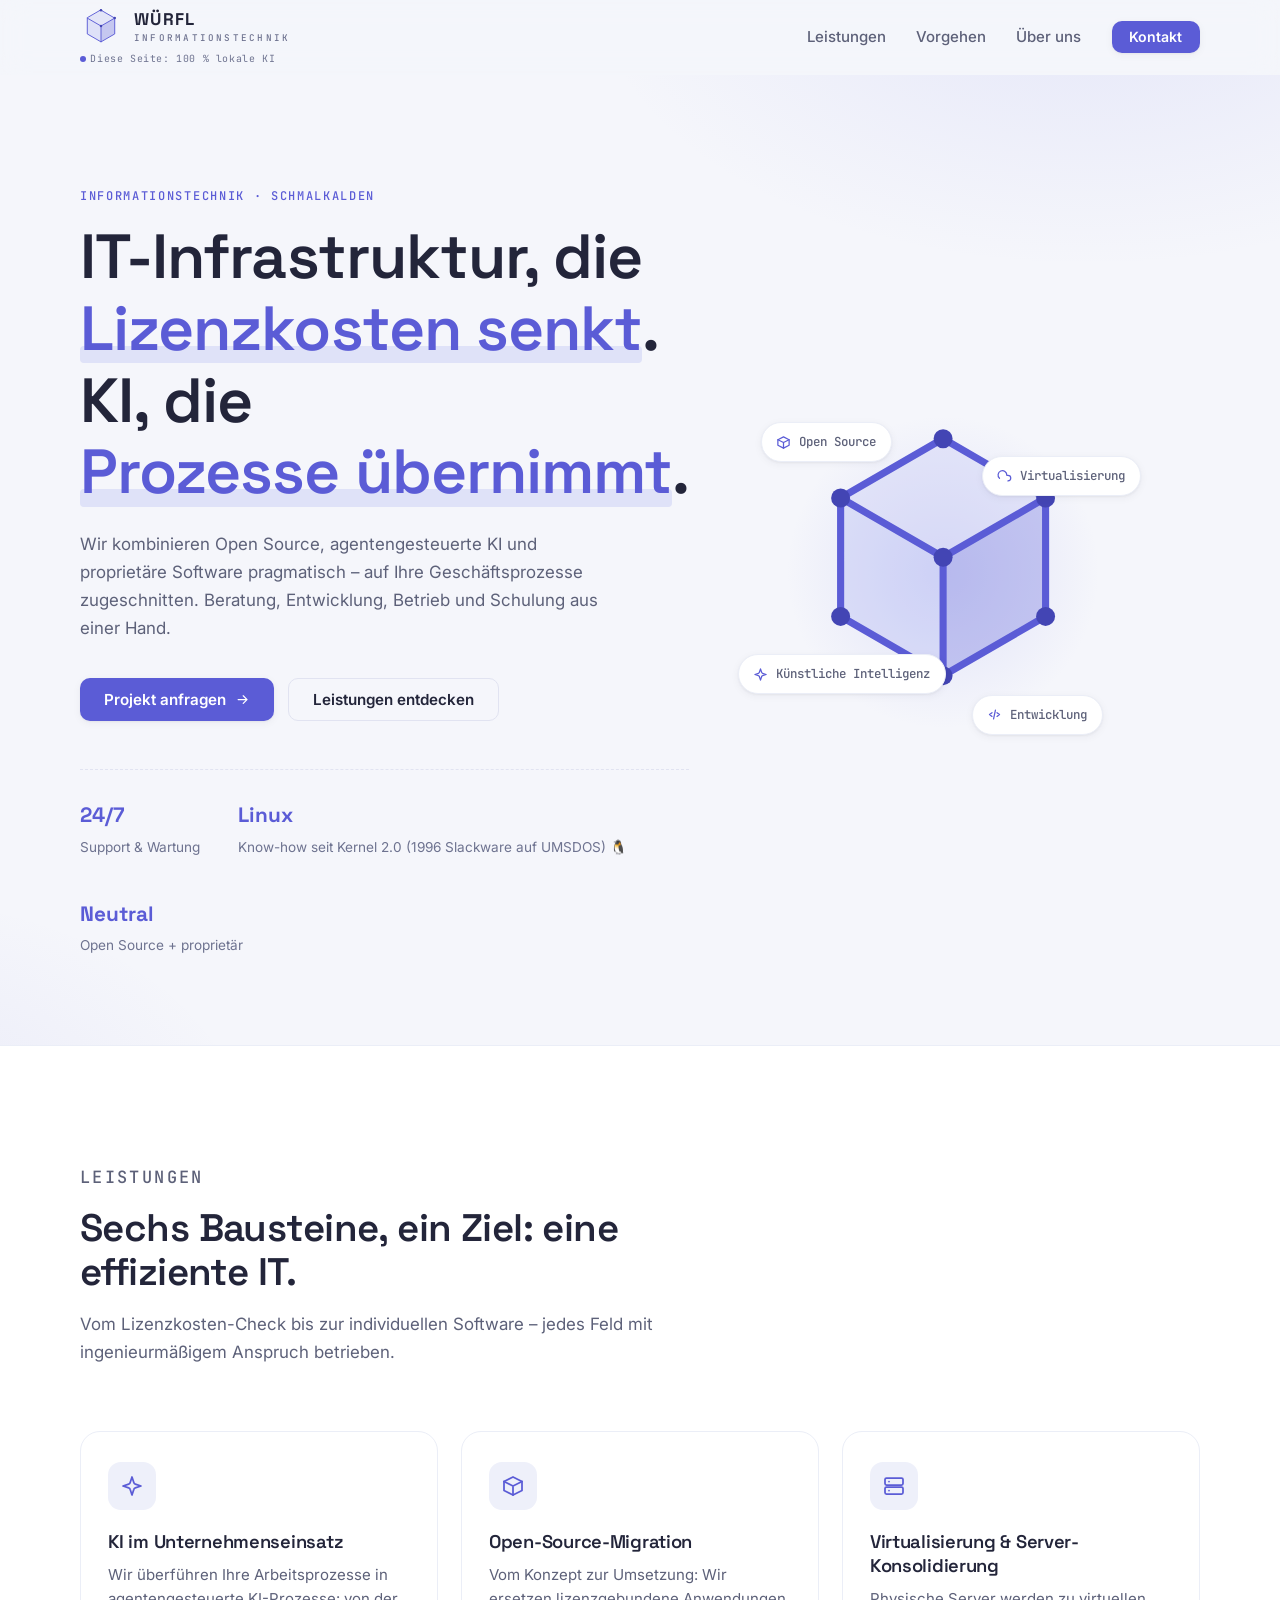
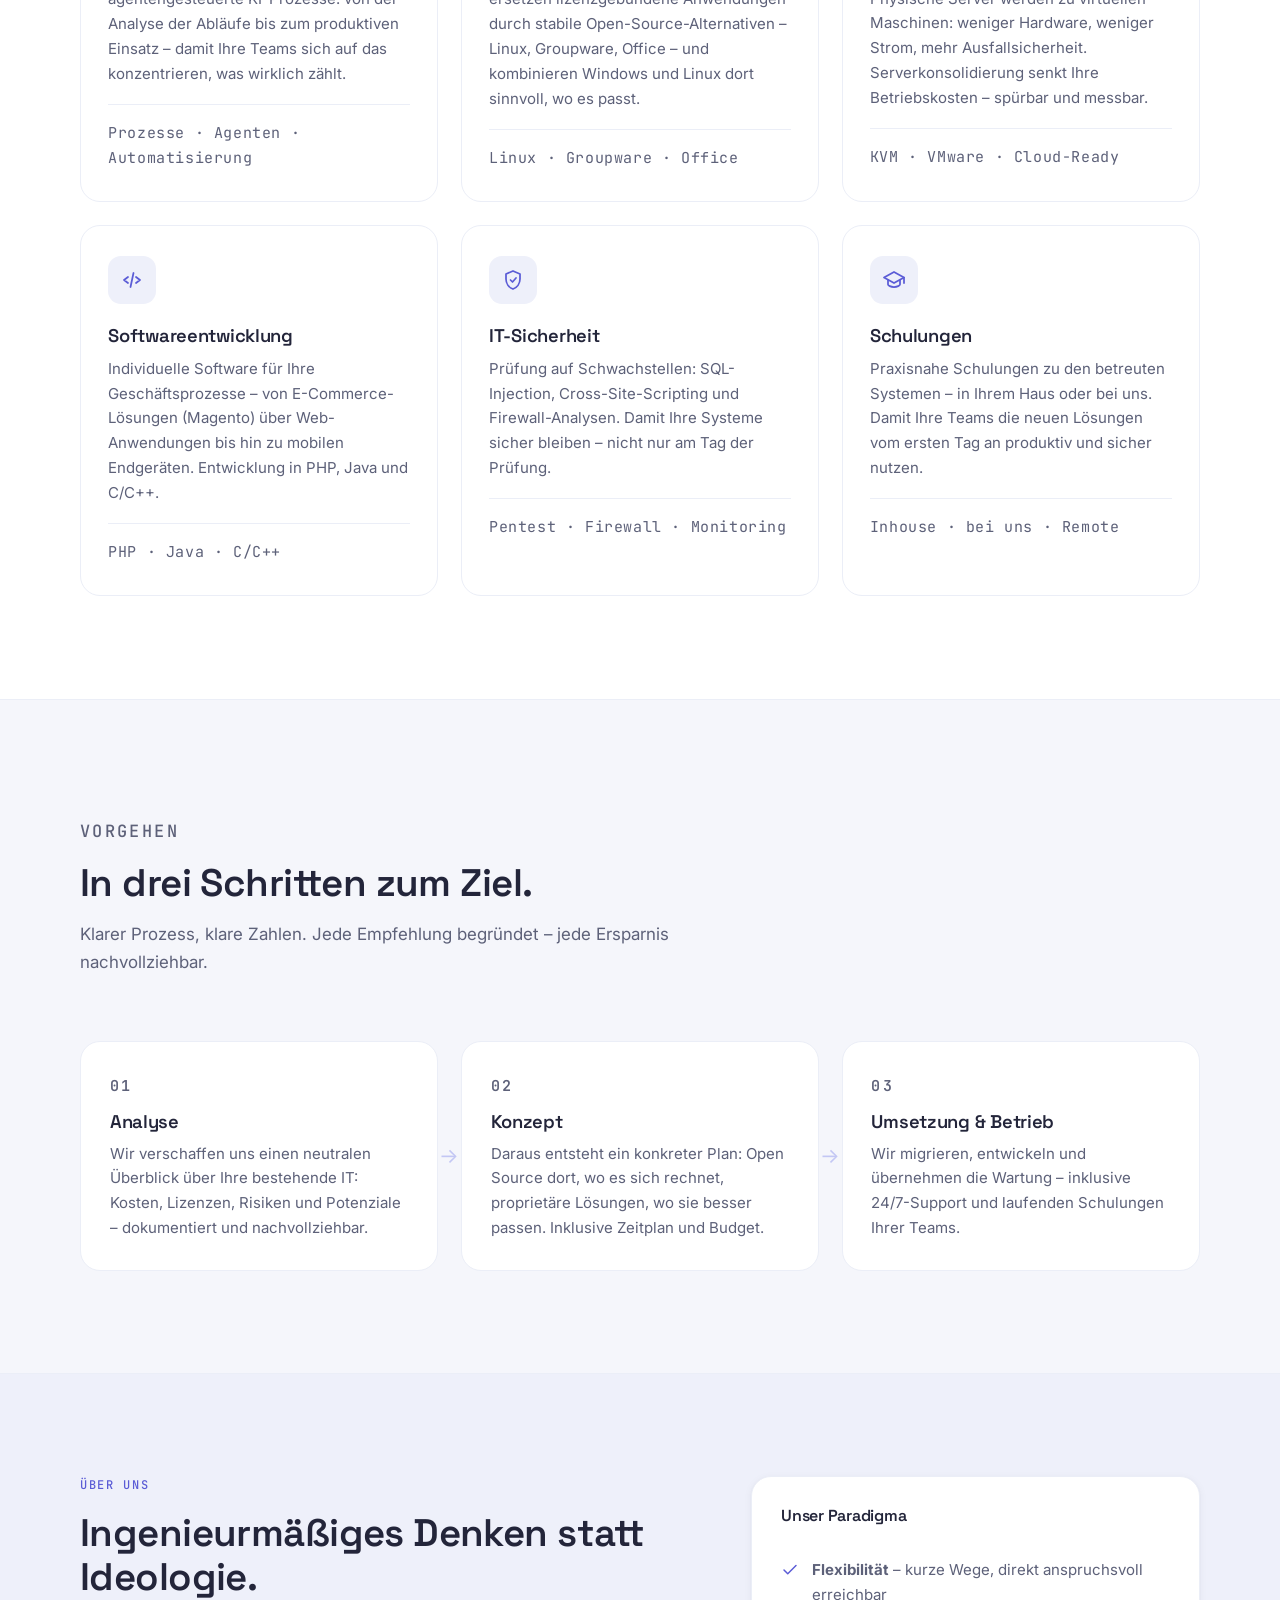
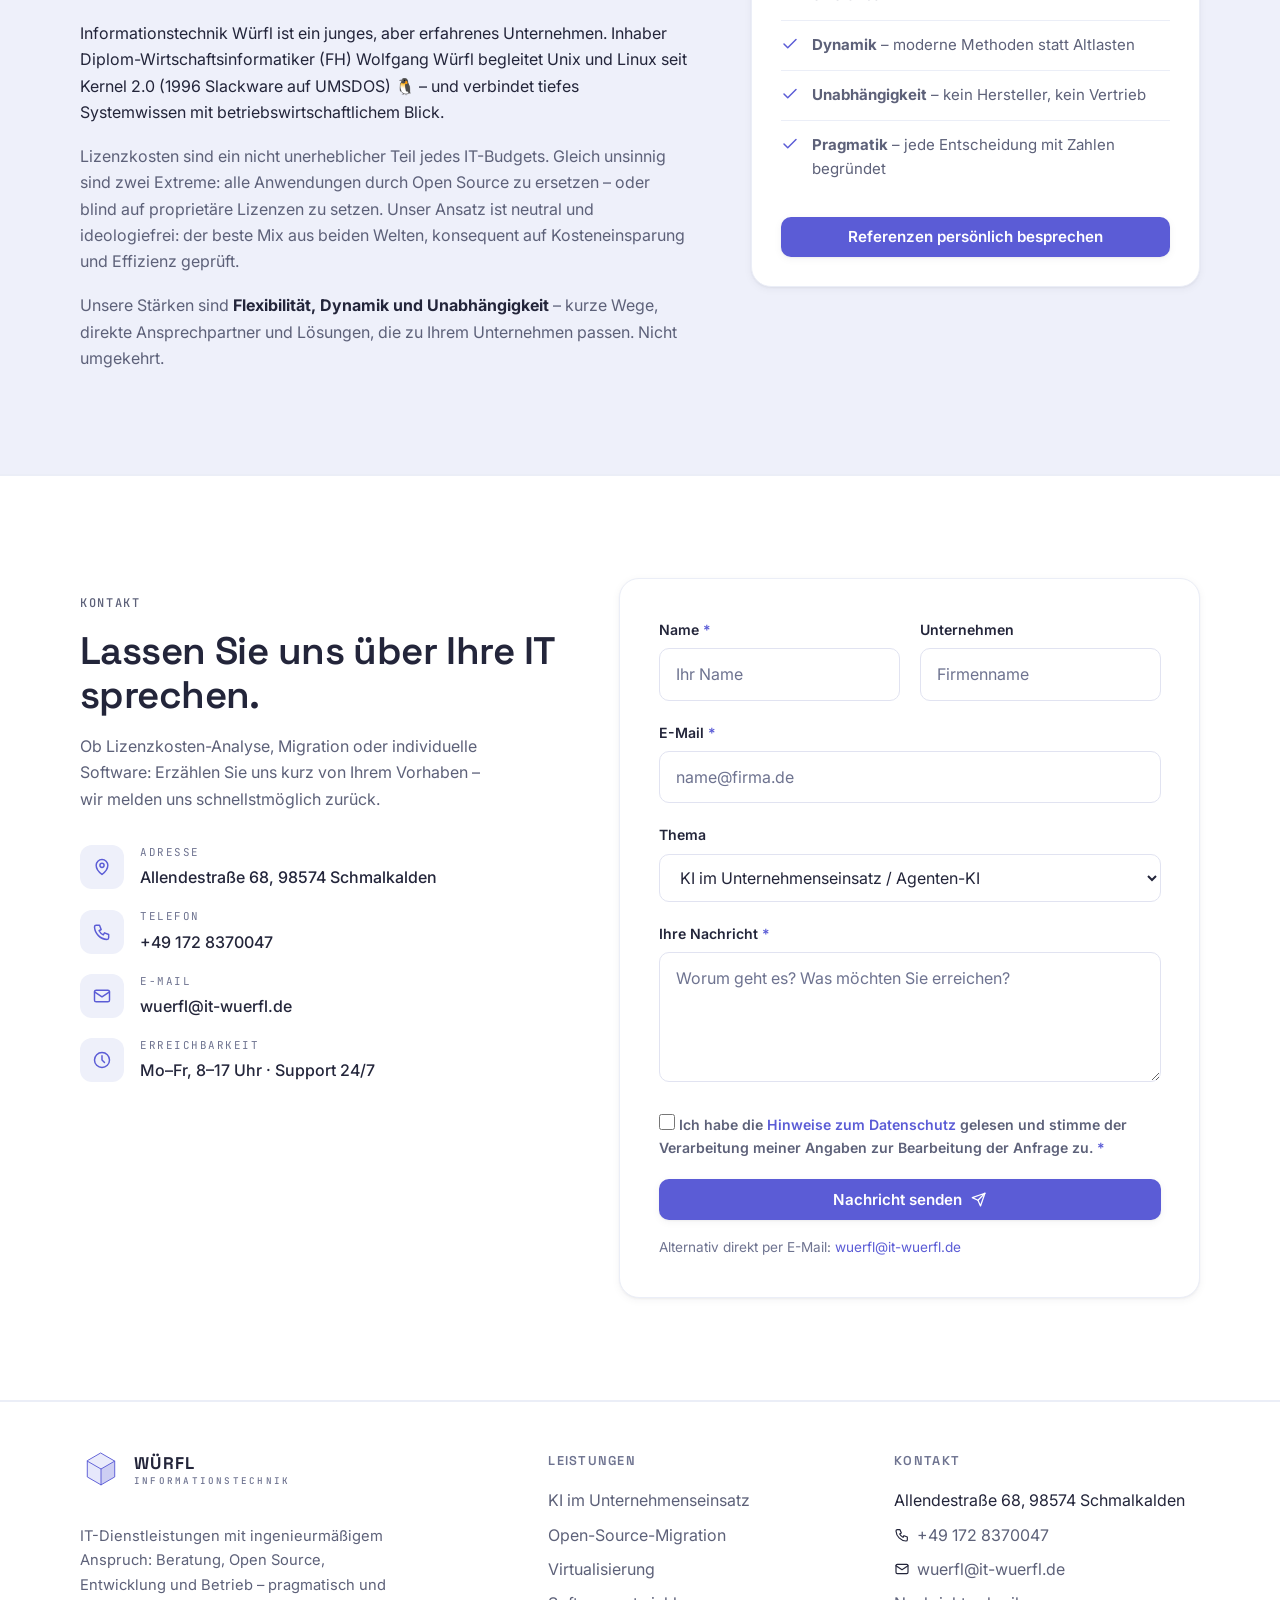
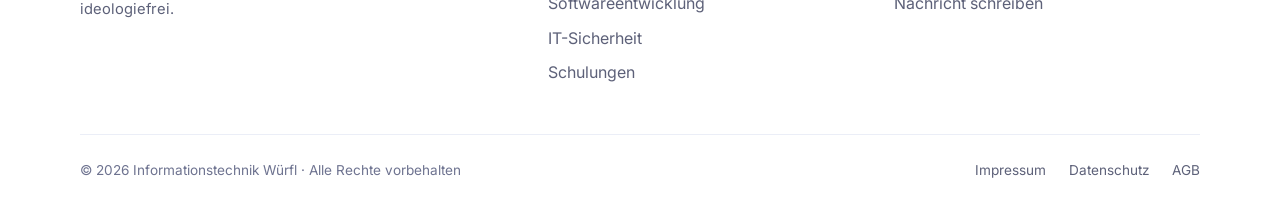
<file: index.html>
<!DOCTYPE html>
<html lang="de">
<head>
  <meta charset="UTF-8">
  <meta name="viewport" content="width=device-width, initial-scale=1">
  <title>Informationstechnik Würfl — KI, Open Source &amp; IT-Dienstleistungen</title>
  <meta name="description" content="Informationstechnik Würfl: KI im Unternehmenseinsatz, Open-Source-Migration, Virtualisierung, Softwareentwicklung, IT-Sicherheit und Schulungen. Arbeitsprozesse auf agentengesteuerte KI-Prozesse umstellen – pragmatisch und ideologiefrei.">
  <link rel="canonical" href="https://it-wuerfl.de/">
  <meta property="og:type" content="website">
  <meta property="og:site_name" content="Informationstechnik Würfl">
  <meta property="og:locale" content="de_DE">
  <meta property="og:url" content="https://it-wuerfl.de/">
  <meta property="og:title" content="Informationstechnik Würfl — KI, Open Source &amp; IT-Dienstleistungen">
  <meta property="og:description" content="KI im Unternehmenseinsatz, Open-Source-Migration, Virtualisierung, Softwareentwicklung, IT-Sicherheit und Schulungen – pragmatisch und ideologiefrei.">
  <meta property="og:image" content="https://it-wuerfl.de/assets/og-image.png">
  <meta property="og:image:width" content="1200">
  <meta property="og:image:height" content="630">
  <meta name="twitter:card" content="summary_large_image">
  <link rel="icon" type="image/svg+xml" href="assets/favicon.svg?v=2">
  <link rel="icon" type="image/png" sizes="32x32" href="assets/favicon-32x32.png">
  <link rel="apple-touch-icon" sizes="180x180" href="assets/apple-touch-icon.png">
  <link rel="preconnect" href="https://fonts.googleapis.com">
  <link rel="preconnect" href="https://fonts.gstatic.com" crossorigin>
  <link href="https://fonts.googleapis.com/css2?family=Inter:wght@400;500;600;700&family=JetBrains+Mono:wght@500&family=Space+Grotesk:wght@500;600;700&display=swap" rel="stylesheet">
  <link rel="stylesheet" href="assets/tokens.css">
  <link rel="stylesheet" href="assets/base.css">
  <link rel="stylesheet" href="assets/site.css">
  <script src="assets/main.js" defer></script>
</head>
<body>
  <a class="skip" href="#main">Zum Inhalt springen</a>

  <!-- ===== Navigation ===== -->
  <header class="nav" id="top">
    <div class="container nav__inner">
      <div class="nav__brand">
        <a class="brand" href="#top" aria-label="Informationstechnik Würfl – zum Seitenanfang">
          <svg class="brand__mark" viewBox="0 0 100 106" role="img" aria-label="WÜRFL Logo: isometrischer Würfel">
            <path class="cube__face cube__face--top" d="M50 8 84.6 28 50 48 15.4 28Z"/>
            <path class="cube__face cube__face--left" d="M50 48 15.4 28 15.4 68 50 88Z"/>
            <path class="cube__face cube__face--right" d="M50 48 84.6 28 84.6 68 50 88Z"/>
            <path class="cube__line" d="M50 8 84.6 28 84.6 68 50 88 15.4 68 15.4 28Z M50 48V88 M15.4 28 50 48 84.6 28"/>
            <circle class="cube__dot" cx="50" cy="8" r="3.2"/>
            <circle class="cube__dot" cx="84.6" cy="28" r="3.2"/>
            <circle class="cube__dot" cx="50" cy="48" r="3.2"/>
          </svg>
          <span class="brand__text">WÜRFL<small>Informationstechnik</small></span>
        </a>
        <button class="nav__ai" id="ai-hint" aria-expanded="false" aria-controls="ai-pop">
          <span class="nav__ai-dot" aria-hidden="true"></span>
          Diese Seite: 100&nbsp;% lokale KI
        </button>
      </div>

      <nav class="nav__links" id="nav-links" aria-label="Hauptnavigation">
        <a href="#leistungen">Leistungen</a>
        <a href="#vorgehen">Vorgehen</a>
        <a href="#ueber-uns">Über uns</a>
        <a class="btn btn--primary btn--sm" href="#kontakt">Kontakt</a>
      </nav>

      <button class="nav__burger" id="nav-burger" aria-expanded="false" aria-controls="nav-links" aria-label="Menü öffnen">
        <span></span>
      </button>
    </div>

    <div class="ai-pop" id="ai-pop" role="region" aria-hidden="true">
      <div class="ai-pop__bar" aria-hidden="true">
        <span></span><span></span><span></span>
        <span class="ai-pop__title">wuerfl@it-wuerfl: ~</span>
      </div>
      <pre class="ai-pop__body" aria-hidden="true"><span class="ai-pop__cmd">$ wuerfl --ki</span>
&gt; Diese Webseite: 100 % mit lokaler KI generiert
&gt; LLM:    Qwen 3.8 (27B, IQ4-quantisiert)
&gt; Stack:  llama.cpp + opencode
&gt; GPU:    Radeon 7800 XT 16 GB (gfx1101)
&gt; OS:     Gentoo
&gt; Zeit:   wenige Minuten<span class="ai-pop__cursor">▮</span></pre>
      <span class="ai-pop__sr">Diese Webseite wurde zu 100&nbsp;% mit lokaler KI generiert: mit einem lokalen 27B-LLM (Qwen 3.8, IQ4-quantisiert) in wenigen Minuten unter Linux mit llama.cpp und opencode. Als Hardware dient eine 16-GB-Radeon-7800-XT (gfx1101). OS: Gentoo.</span>
    </div>
  </header>

  <main id="main">
    <!-- ===== Hero ===== -->
    <section class="hero">
      <div class="container hero__grid">
        <div class="reveal">
          <p class="eyebrow">Informationstechnik · Schmalkalden</p>
          <h1>IT-Infrastruktur, die <span class="hl">Lizenzkosten&nbsp;senkt</span>. KI, die <span class="hl">Prozesse übernimmt</span>.</h1>
          <p class="lead">
            Wir kombinieren Open Source, agentengesteuerte KI und proprietäre
            Software pragmatisch – auf Ihre Geschäftsprozesse zugeschnitten.
            Beratung, Entwicklung, Betrieb und Schulung aus einer Hand.
          </p>
          <div class="hero__cta">
            <a class="btn btn--primary" href="#kontakt">
              Projekt anfragen
              <svg viewBox="0 0 24 24" fill="none" stroke="currentColor" stroke-width="2" stroke-linecap="round" stroke-linejoin="round" aria-hidden="true"><path d="M5 12h14M13 6l6 6-6 6"/></svg>
            </a>
            <a class="btn btn--ghost" href="#leistungen">Leistungen entdecken</a>
          </div>
          <ul class="hero__facts">
            <li>
              <strong>24/7</strong>
              <em>Support &amp; Wartung</em>
            </li>
            <li>
              <strong>Linux</strong>
              <em>Know-how seit Kernel 2.0 (1996 Slackware auf UMSDOS) 🐧</em>
            </li>
            <li>
              <strong>Neutral</strong>
              <em>Open Source + proprietär</em>
            </li>
          </ul>
        </div>

        <div class="hero__art reveal" aria-hidden="true">
          <svg class="cube" viewBox="0 0 100 106">
            <path class="cube__face cube__face--top" d="M50 8 84.6 28 50 48 15.4 28Z"/>
            <path class="cube__face cube__face--left" d="M50 48 15.4 28 15.4 68 50 88Z"/>
            <path class="cube__face cube__face--right" d="M50 48 84.6 28 84.6 68 50 88Z"/>
            <path class="cube__line" d="M50 8 84.6 28 84.6 68 50 88 15.4 68 15.4 28Z M50 48V88 M15.4 28 50 48 84.6 28"/>
            <circle class="cube__dot" cx="50" cy="8" r="3.2"/>
            <circle class="cube__dot" cx="84.6" cy="28" r="3.2"/>
            <circle class="cube__dot" cx="50" cy="48" r="3.2"/>
            <circle class="cube__dot" cx="15.4" cy="28" r="3.2"/>
            <circle class="cube__dot" cx="84.6" cy="68" r="3.2"/>
            <circle class="cube__dot" cx="50" cy="88" r="3.2"/>
            <circle class="cube__dot" cx="15.4" cy="68" r="3.2"/>
          </svg>
          <span class="chip chip--1">
            <svg viewBox="0 0 24 24" fill="none" stroke="currentColor" stroke-width="2" stroke-linecap="round" stroke-linejoin="round"><path d="M12 3 3 7.5v9L12 21l9-4.5v-9Z"/><path d="M12 12 3 7.5M12 12l9-4.5M12 12v9"/></svg>
            Open Source
          </span>
          <span class="chip chip--2">
            <svg viewBox="0 0 24 24" fill="none" stroke="currentColor" stroke-width="2" stroke-linecap="round" stroke-linejoin="round"><path d="M17.5 19a4.5 4.5 0 1 0 0-9h-1.8A7 7 0 1 0 4 14.9"/></svg>
            Virtualisierung
          </span>
          <span class="chip chip--3">
            <svg viewBox="0 0 24 24" fill="none" stroke="currentColor" stroke-width="2" stroke-linecap="round" stroke-linejoin="round"><path d="M12 3l1.9 5.7a2 2 0 0 0 1.4 1.4L21 12l-5.7 1.9a2 2 0 0 0-1.4 1.4L12 21l-1.9-5.7a2 2 0 0 0-1.4-1.4L3 12l5.7-1.9a2 2 0 0 0 1.4-1.4Z"/></svg>
            Künstliche Intelligenz
          </span>
          <span class="chip chip--4">
            <svg viewBox="0 0 24 24" fill="none" stroke="currentColor" stroke-width="2" stroke-linecap="round" stroke-linejoin="round"><path d="M8 9l-4 3 4 3M16 9l4 3-4 3M13.5 5l-3 14"/></svg>
            Entwicklung
          </span>
        </div>
      </div>
    </section>

    <!-- ===== Leistungen ===== -->
    <section class="section section--tint" id="leistungen">
      <div class="container">
        <div class="section__head reveal">
          <p class="eyebrow">Leistungen</p>
          <h2>Sechs Bausteine, ein Ziel: eine effiziente IT.</h2>
          <p>Vom Lizenzkosten-Check bis zur individuellen Software – jedes Feld mit ingenieurmäßigem Anspruch betrieben.</p>
        </div>

        <div class="services__grid">
          <article class="card reveal">
            <div class="card__icon">
              <svg viewBox="0 0 24 24" fill="none" stroke="currentColor" stroke-width="1.75" stroke-linecap="round" stroke-linejoin="round" aria-hidden="true">
                <path d="M12 3l1.9 5.7a2 2 0 0 0 1.4 1.4L21 12l-5.7 1.9a2 2 0 0 0-1.4 1.4L12 21l-1.9-5.7a2 2 0 0 0-1.4-1.4L3 12l5.7-1.9a2 2 0 0 0 1.4-1.4Z"/>
              </svg>
            </div>
            <h3>KI im Unternehmenseinsatz</h3>
            <p>Wir überführen Ihre Arbeitsprozesse in agentengesteuerte KI-Prozesse: von der Analyse der Abläufe bis zum produktiven Einsatz – damit Ihre Teams sich auf das konzentrieren, was wirklich zählt.</p>
            <p class="card__hint">Prozesse · Agenten · Automatisierung</p>
          </article>

          <article class="card reveal">
            <div class="card__icon">
              <svg viewBox="0 0 24 24" fill="none" stroke="currentColor" stroke-width="1.75" stroke-linecap="round" stroke-linejoin="round" aria-hidden="true">
                <path d="M12 3 3 7.5v9L12 21l9-4.5v-9Z"/><path d="M12 12 3 7.5M12 12l9-4.5M12 12v9"/>
              </svg>
            </div>
            <h3>Open-Source-Migration</h3>
            <p>Vom Konzept zur Umsetzung: Wir ersetzen lizenzgebundene Anwendungen durch stabile Open-Source-Alternativen – Linux, Groupware, Office – und kombinieren Windows und Linux dort sinnvoll, wo es passt.</p>
            <p class="card__hint">Linux · Groupware · Office</p>
          </article>

          <article class="card reveal">
            <div class="card__icon">
              <svg viewBox="0 0 24 24" fill="none" stroke="currentColor" stroke-width="1.75" stroke-linecap="round" stroke-linejoin="round" aria-hidden="true">
                <rect x="3" y="4" width="18" height="7" rx="1.5"/><rect x="3" y="13" width="18" height="7" rx="1.5"/>
                <path d="M7 7.5h.01M7 16.5h.01"/>
              </svg>
            </div>
            <h3>Virtualisierung &amp; Server-Konsolidierung</h3>
            <p>Physische Server werden zu virtuellen Maschinen: weniger Hardware, weniger Strom, mehr Ausfallsicherheit. Serverkonsolidierung senkt Ihre Betriebskosten – spürbar und messbar.</p>
            <p class="card__hint">KVM · VMware · Cloud-Ready</p>
          </article>

          <article class="card reveal">
            <div class="card__icon">
              <svg viewBox="0 0 24 24" fill="none" stroke="currentColor" stroke-width="1.75" stroke-linecap="round" stroke-linejoin="round" aria-hidden="true">
                <path d="M8 9 4 12l4 3M16 9l4 3-4 3M13.5 5l-3 14"/>
              </svg>
            </div>
            <h3>Softwareentwicklung</h3>
            <p>Individuelle Software für Ihre Geschäftsprozesse – von E-Commerce-Lösungen (Magento) über Web-Anwendungen bis hin zu mobilen Endgeräten. Entwicklung in PHP, Java und C/C++.</p>
            <p class="card__hint">PHP · Java · C/C++</p>
          </article>

          <article class="card reveal">
            <div class="card__icon">
              <svg viewBox="0 0 24 24" fill="none" stroke="currentColor" stroke-width="1.75" stroke-linecap="round" stroke-linejoin="round" aria-hidden="true">
                <path d="M12 3l7 3v5c0 4.5-3 8.5-7 10-4-1.5-7-5.5-7-10V6Z"/><path d="M9.5 12l2 2 3.5-4"/>
              </svg>
            </div>
            <h3>IT-Sicherheit</h3>
            <p>Prüfung auf Schwachstellen: SQL-Injection, Cross-Site-Scripting und Firewall-Analysen. Damit Ihre Systeme sicher bleiben – nicht nur am Tag der Prüfung.</p>
            <p class="card__hint">Pentest · Firewall · Monitoring</p>
          </article>

          <article class="card reveal">
            <div class="card__icon">
              <svg viewBox="0 0 24 24" fill="none" stroke="currentColor" stroke-width="1.75" stroke-linecap="round" stroke-linejoin="round" aria-hidden="true">
                <path d="M22 9.5 12 4 2 9.5l10 5.5 10-5.5Z"/><path d="M6 12v4.5c0 1 2.7 2.5 6 2.5s6-1.5 6-2.5V12"/><path d="M22 9.5V15"/>
              </svg>
            </div>
            <h3>Schulungen</h3>
            <p>Praxisnahe Schulungen zu den betreuten Systemen – in Ihrem Haus oder bei uns. Damit Ihre Teams die neuen Lösungen vom ersten Tag an produktiv und sicher nutzen.</p>
            <p class="card__hint">Inhouse · bei uns · Remote</p>
          </article>
        </div>
      </div>
    </section>

    <!-- ===== Vorgehen ===== -->
    <section class="section" id="vorgehen">
      <div class="container">
        <div class="section__head reveal">
          <p class="eyebrow">Vorgehen</p>
          <h2>In drei Schritten zum Ziel.</h2>
          <p>Klarer Prozess, klare Zahlen. Jede Empfehlung begründet – jede Ersparnis nachvollziehbar.</p>
        </div>

        <div class="steps">
          <article class="step reveal">
            <p class="step__num">01</p>
            <h3>Analyse</h3>
            <p>Wir verschaffen uns einen neutralen Überblick über Ihre bestehende IT: Kosten, Lizenzen, Risiken und Potenziale – dokumentiert und nachvollziehbar.</p>
          </article>
          <article class="step reveal">
            <p class="step__num">02</p>
            <h3>Konzept</h3>
            <p>Daraus entsteht ein konkreter Plan: Open Source dort, wo es sich rechnet, proprietäre Lösungen, wo sie besser passen. Inklusive Zeitplan und Budget.</p>
          </article>
          <article class="step reveal">
            <p class="step__num">03</p>
            <h3>Umsetzung &amp; Betrieb</h3>
            <p>Wir migrieren, entwickeln und übernehmen die Wartung – inklusive 24/7-Support und laufenden Schulungen Ihrer Teams.</p>
          </article>
        </div>
      </div>
    </section>

    <!-- ===== Über uns ===== -->
    <section class="section section--wash" id="ueber-uns">
      <div class="container">
        <div class="about__grid">
          <div class="about__text reveal">
            <p class="eyebrow">Über uns</p>
            <h2>Ingenieurmäßiges Denken statt Ideologie.</h2>
            <p style="margin-top:1.3rem">
              Informationstechnik Würfl ist ein junges, aber erfahrenes Unternehmen.
              Inhaber Diplom-Wirtschaftsinformatiker (FH) Wolfgang Würfl begleitet
              Unix und Linux seit Kernel 2.0 (1996 Slackware auf UMSDOS) 🐧 – und verbindet tiefes Systemwissen mit
              betriebswirtschaftlichem Blick.
            </p>
            <p>
              Lizenzkosten sind ein nicht unerheblicher Teil jedes IT-Budgets.
              Gleich unsinnig sind zwei Extreme: alle Anwendungen durch Open Source
              zu ersetzen – oder blind auf proprietäre Lizenzen zu setzen.
              Unser Ansatz ist neutral und ideologiefrei: der beste Mix aus beiden
              Welten, konsequent auf Kosteneinsparung und Effizienz geprüft.
            </p>
            <p>
              Unsere Stärken sind <strong>Flexibilität, Dynamik und Unabhängigkeit</strong> –
              kurze Wege, direkte Ansprechpartner und Lösungen, die zu Ihrem
              Unternehmen passen. Nicht umgekehrt.
            </p>
          </div>

          <aside class="about__card reveal" aria-label="Unsere Stärken">
            <h3>Unser Paradigma</h3>
            <ul class="about__list">
              <li>
                <svg viewBox="0 0 24 24" fill="none" stroke="currentColor" stroke-width="2" stroke-linecap="round" stroke-linejoin="round" aria-hidden="true"><path d="M20 6 9 17l-5-5"/></svg>
                <span><strong>Flexibilität</strong> – kurze Wege, direkt anspruchsvoll erreichbar</span>
              </li>
              <li>
                <svg viewBox="0 0 24 24" fill="none" stroke="currentColor" stroke-width="2" stroke-linecap="round" stroke-linejoin="round" aria-hidden="true"><path d="M20 6 9 17l-5-5"/></svg>
                <span><strong>Dynamik</strong> – moderne Methoden statt Altlasten</span>
              </li>
              <li>
                <svg viewBox="0 0 24 24" fill="none" stroke="currentColor" stroke-width="2" stroke-linecap="round" stroke-linejoin="round" aria-hidden="true"><path d="M20 6 9 17l-5-5"/></svg>
                <span><strong>Unabhängigkeit</strong> – kein Hersteller, kein Vertrieb</span>
              </li>
              <li>
                <svg viewBox="0 0 24 24" fill="none" stroke="currentColor" stroke-width="2" stroke-linecap="round" stroke-linejoin="round" aria-hidden="true"><path d="M20 6 9 17l-5-5"/></svg>
                <span><strong>Pragmatik</strong> – jede Entscheidung mit Zahlen begründet</span>
              </li>
            </ul>
            <a class="btn btn--primary" href="#kontakt">Referenzen persönlich besprechen</a>
          </aside>
        </div>
      </div>
    </section>

    <!-- ===== Kontakt ===== -->
    <section class="section section--tint" id="kontakt">
      <div class="container">
        <div class="contact__grid">
          <div class="contact__info reveal">
            <p class="eyebrow">Kontakt</p>
            <h2>Lassen Sie uns über Ihre IT sprechen.</h2>
            <p>
              Ob Lizenzkosten-Analyse, Migration oder individuelle Software:
              Erzählen Sie uns kurz von Ihrem Vorhaben – wir melden uns
              schnellstmöglich zurück.
            </p>
            <ul class="contact__list">
              <li class="contact__item">
                <span class="ico">
                  <svg viewBox="0 0 24 24" fill="none" stroke="currentColor" stroke-width="1.75" stroke-linecap="round" stroke-linejoin="round" aria-hidden="true">
                    <path d="M12 21s7-5.1 7-11a7 7 0 1 0-14 0c0 5.9 7 11 7 11Z"/><circle cx="12" cy="10" r="2.5"/>
                  </svg>
                </span>
                <div>
                  <small>Adresse</small>
                  <span class="txt">Allendestraße 68, 98574 Schmalkalden</span>
                </div>
              </li>
              <li class="contact__item">
                <span class="ico">
                  <svg viewBox="0 0 24 24" fill="none" stroke="currentColor" stroke-width="1.75" stroke-linecap="round" stroke-linejoin="round" aria-hidden="true">
                    <path d="M5 4h4l2 5-2.5 1.5a12 12 0 0 0 5 5L15 13l5 2v4a2 2 0 0 1-2 2A16 16 0 0 1 3 6a2 2 0 0 1 2-2Z"/>
                  </svg>
                </span>
                <div>
                  <small>Telefon</small>
                  <a href="tel:+491728370047">+49 172 8370047</a>
                </div>
              </li>
              <li class="contact__item">
                <span class="ico">
                  <svg viewBox="0 0 24 24" fill="none" stroke="currentColor" stroke-width="1.75" stroke-linecap="round" stroke-linejoin="round" aria-hidden="true">
                    <rect x="3" y="5" width="18" height="14" rx="2"/><path d="m3 7 9 6 9-6"/>
                  </svg>
                </span>
                <div>
                  <small>E-Mail</small>
                  <a href="mailto:wuerfl@it-wuerfl.de">wuerfl@it-wuerfl.de</a>
                </div>
              </li>
              <li class="contact__item">
                <span class="ico">
                  <svg viewBox="0 0 24 24" fill="none" stroke="currentColor" stroke-width="1.75" stroke-linecap="round" stroke-linejoin="round" aria-hidden="true">
                    <circle cx="12" cy="12" r="9"/><path d="M12 7v5l3 3"/>
                  </svg>
                </span>
                <div>
                  <small>Erreichbarkeit</small>
                  <span class="txt">Mo–Fr, 8–17 Uhr · Support 24/7</span>
                </div>
              </li>
            </ul>
          </div>

          <form class="contact__form reveal" id="contact-form" novalidate>
            <div class="form-status" id="form-status" role="status"></div>
            <div class="field-row">
              <div class="field">
                <label for="cf-name">Name <span class="req" aria-hidden="true">*</span></label>
                <input id="cf-name" name="name" type="text" placeholder="Ihr Name" required>
              </div>
              <div class="field">
                <label for="cf-company">Unternehmen</label>
                <input id="cf-company" name="company" type="text" placeholder="Firmenname">
              </div>
            </div>
            <div class="field">
              <label for="cf-email">E-Mail <span class="req" aria-hidden="true">*</span></label>
              <input id="cf-email" name="email" type="email" placeholder="name@firma.de" required>
            </div>
            <div class="field">
              <label for="cf-topic">Thema</label>
              <select id="cf-topic" name="topic">
                <option value="ki">KI im Unternehmenseinsatz / Agenten-KI</option>
                <option value="migration">Open-Source-Migration</option>
                <option value="virtualisierung">Virtualisierung / Server-Konsolidierung</option>
                <option value="entwicklung">Softwareentwicklung</option>
                <option value="sicherheit">IT-Sicherheit</option>
                <option value="schulung">Schulung</option>
                <option value="sonstiges">Sonstiges</option>
              </select>
            </div>
            <div class="field">
              <label for="cf-message">Ihre Nachricht <span class="req" aria-hidden="true">*</span></label>
              <textarea id="cf-message" name="message" placeholder="Worum geht es? Was möchten Sie erreichen?" required></textarea>
            </div>
            <div class="field">
              <label class="check">
                <input id="cf-ds" type="checkbox" required>
                <span>Ich habe die <a href="datenschutz.html">Hinweise zum Datenschutz</a> gelesen und stimme der Verarbeitung meiner Angaben zur Bearbeitung der Anfrage zu. <span class="req" aria-hidden="true">*</span></span>
              </label>
            </div>
            <button class="btn btn--primary" type="submit" style="width:100%;justify-content:center">
              Nachricht senden
              <svg viewBox="0 0 24 24" fill="none" stroke="currentColor" stroke-width="2" stroke-linecap="round" stroke-linejoin="round" aria-hidden="true"><path d="m22 2-7 20-4-9-9-4Z"/><path d="M22 2 11 13"/></svg>
            </button>
            <p class="form-note">
              Alternativ direkt per E-Mail: <a href="mailto:wuerfl@it-wuerfl.de">wuerfl@it-wuerfl.de</a>
            </p>
          </form>
        </div>
      </div>
    </section>
  </main>

  <!-- ===== Footer ===== -->
  <footer class="footer">
    <div class="container">
      <div class="footer__grid">
        <div>
          <a class="brand" href="#top" style="margin-bottom:1rem">
            <svg class="brand__mark" viewBox="0 0 100 106" aria-hidden="true">
              <path class="cube__face cube__face--top" d="M50 8 84.6 28 50 48 15.4 28Z"/>
              <path class="cube__face cube__face--left" d="M50 48 15.4 28 15.4 68 50 88Z"/>
              <path class="cube__face cube__face--right" d="M50 48 84.6 28 84.6 68 50 88Z"/>
              <path class="cube__line" d="M50 8 84.6 28 84.6 68 50 88 15.4 68 15.4 28Z M50 48V88 M15.4 28 50 48 84.6 28"/>
            </svg>
            <span class="brand__text">WÜRFL<small>Informationstechnik</small></span>
          </a>
          <p style="margin-top:1rem;max-width:20rem">
            IT-Dienstleistungen mit ingenieurmäßigem Anspruch:
            Beratung, Open Source, Entwicklung und Betrieb –
            pragmatisch und ideologiefrei.
          </p>
        </div>
        <div>
          <h4>Leistungen</h4>
          <ul class="footer__list">
            <li><a href="#leistungen">KI im Unternehmenseinsatz</a></li>
            <li><a href="#leistungen">Open-Source-Migration</a></li>
            <li><a href="#leistungen">Virtualisierung</a></li>
            <li><a href="#leistungen">Softwareentwicklung</a></li>
            <li><a href="#leistungen">IT-Sicherheit</a></li>
            <li><a href="#leistungen">Schulungen</a></li>
          </ul>
        </div>
        <div>
          <h4>Kontakt</h4>
          <ul class="footer__list">
            <li>Allendestraße 68, 98574 Schmalkalden</li>
            <li><svg class="ic" viewBox="0 0 24 24" fill="none" stroke="currentColor" stroke-width="1.75" stroke-linecap="round" stroke-linejoin="round" aria-hidden="true"><path d="M5 4h4l2 5-2.5 1.5a12 12 0 0 0 5 5L15 13l5 2v4a2 2 0 0 1-2 2A16 16 0 0 1 3 6a2 2 0 0 1 2-2Z"/></svg><a href="tel:+491728370047">+49 172 8370047</a></li>
            <li><svg class="ic" viewBox="0 0 24 24" fill="none" stroke="currentColor" stroke-width="1.75" stroke-linecap="round" stroke-linejoin="round" aria-hidden="true"><rect x="3" y="5" width="18" height="14" rx="2"/><path d="m3 7 9 6 9-6"/></svg><a href="mailto:wuerfl@it-wuerfl.de">wuerfl@it-wuerfl.de</a></li>
            <li><a href="#kontakt">Nachricht schreiben</a></li>
          </ul>
        </div>
      </div>
      <div class="footer__bottom">
        <span>© 2026 Informationstechnik Würfl · Alle Rechte vorbehalten</span>
        <nav class="footer__legal" aria-label="Rechtliches">
          <a href="impressum.html">Impressum</a>
          <a href="datenschutz.html">Datenschutz</a>
          <a href="agb.html">AGB</a>
        </nav>
      </div>
    </div>
  </footer>
</body>
</html>
</file>
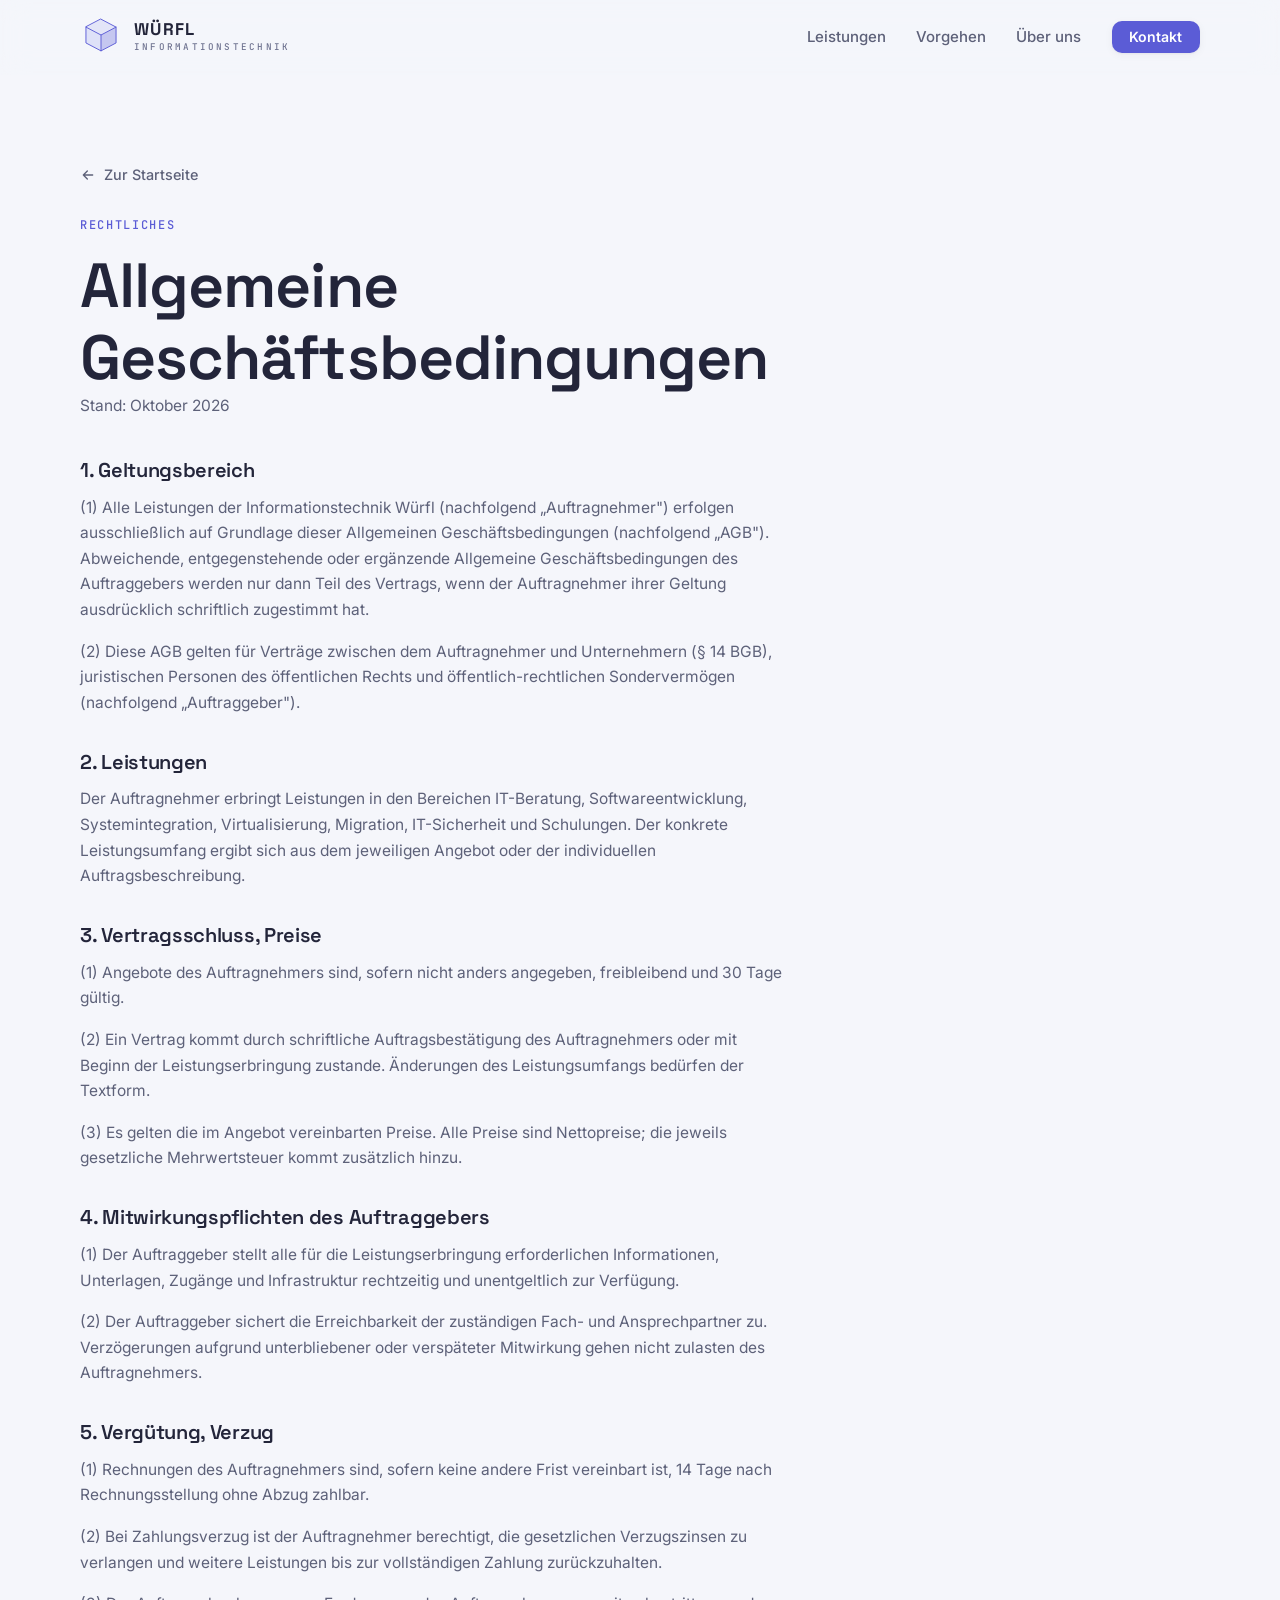
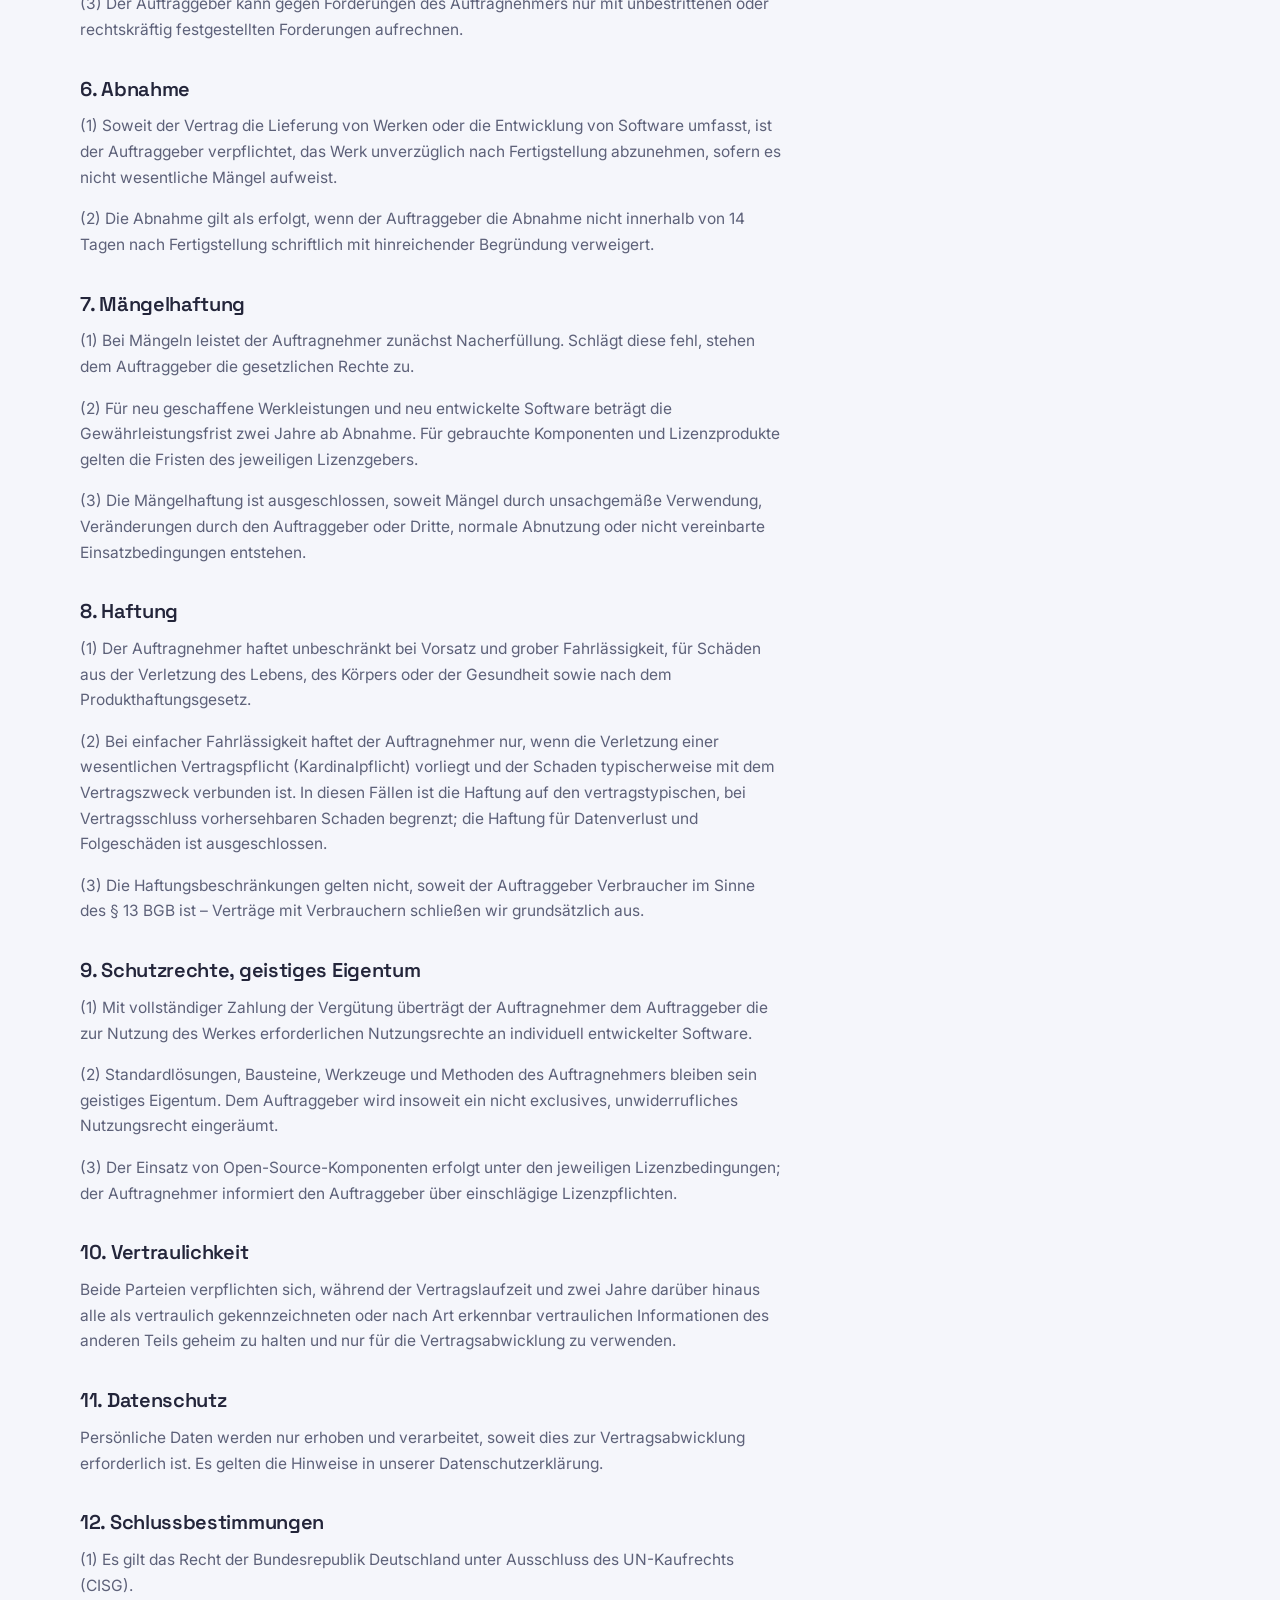
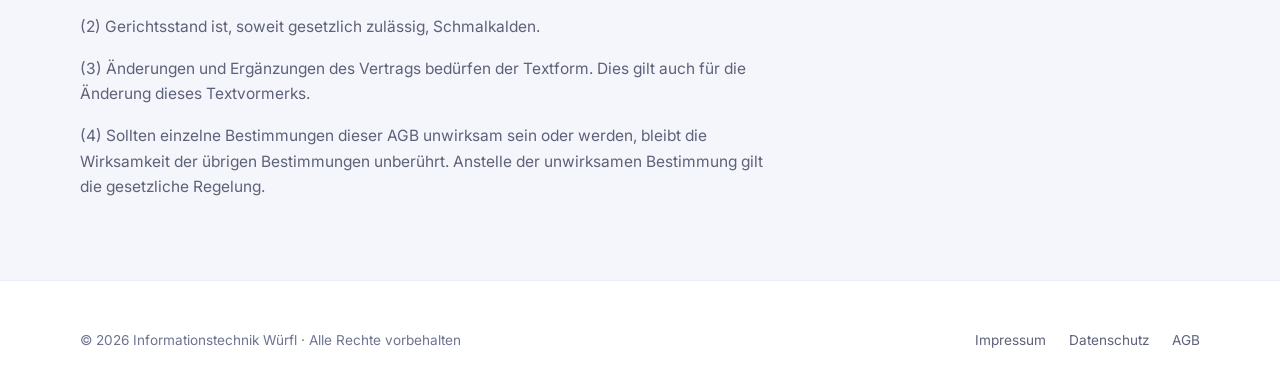
<file: agb.html>
<!DOCTYPE html>
<html lang="de">
<head>
  <meta charset="UTF-8">
  <meta name="viewport" content="width=device-width, initial-scale=1">
  <title>AGB — Informationstechnik Würfl</title>
  <meta name="description" content="Allgemeine Geschäftsbedingungen der Informationstechnik Würfl, Schmalkalden.">
  <meta name="robots" content="noindex">
  <link rel="icon" type="image/svg+xml" href="assets/favicon.svg">
  <link rel="preconnect" href="https://fonts.googleapis.com">
  <link rel="preconnect" href="https://fonts.gstatic.com" crossorigin>
  <link href="https://fonts.googleapis.com/css2?family=Inter:wght@400;500;600;700&family=JetBrains+Mono:wght@500&family=Space+Grotesk:wght@500;600;700&display=swap" rel="stylesheet">
  <link rel="stylesheet" href="assets/tokens.css">
  <link rel="stylesheet" href="assets/base.css">
  <link rel="stylesheet" href="assets/site.css">
  <link rel="stylesheet" href="assets/pages.css">
  <script src="assets/main.js" defer></script>
</head>
<body>
  <a class="skip" href="#main">Zum Inhalt springen</a>

  <header class="nav">
    <div class="container nav__inner">
      <a class="brand" href="index.html" aria-label="Informationstechnik Würfl – zur Startseite">
        <svg class="brand__mark" viewBox="0 0 100 106" aria-hidden="true">
          <path class="cube__face cube__face--top" d="M50 8 88 28 50 48 12 28Z"/>
          <path class="cube__face cube__face--left" d="M50 48 12 28 12 68 50 88Z"/>
          <path class="cube__face cube__face--right" d="M50 48 88 28 88 68 50 88Z"/>
          <path class="cube__line" d="M50 8 88 28 88 68 50 88 12 68 12 28Z M50 48V88 M12 28 50 48 88 28"/>
        </svg>
        <span class="brand__text">WÜRFL<small>Informationstechnik</small></span>
      </a>

      <nav class="nav__links" id="nav-links" aria-label="Hauptnavigation">
        <a href="index.html#leistungen">Leistungen</a>
        <a href="index.html#vorgehen">Vorgehen</a>
        <a href="index.html#ueber-uns">Über uns</a>
        <a class="btn btn--primary btn--sm" href="index.html#kontakt">Kontakt</a>
      </nav>

      <button class="nav__burger" id="nav-burger" aria-expanded="false" aria-controls="nav-links" aria-label="Menü öffnen">
        <span></span>
      </button>
    </div>
  </header>

  <main id="main">
    <div class="page">
      <div class="container">
        <a class="page__back" href="index.html">
          <svg viewBox="0 0 24 24" fill="none" stroke="currentColor" stroke-width="2" stroke-linecap="round" stroke-linejoin="round" aria-hidden="true"><path d="M19 12H5M11 18l-6-6 6-6"/></svg>
          Zur Startseite
        </a>
        <div class="page__head">
          <p class="eyebrow">Rechtliches</p>
          <h1>Allgemeine Geschäftsbedingungen</h1>
          <p class="prose">Stand: Oktober 2026</p>
        </div>

        <div class="prose">
          <h2>1. Geltungsbereich</h2>
          <p>(1) Alle Leistungen der Informationstechnik Würfl (nachfolgend „Auftragnehmer")
          erfolgen ausschließlich auf Grundlage dieser Allgemeinen Geschäftsbedingungen
          (nachfolgend „AGB"). Abweichende, entgegenstehende oder ergänzende Allgemeine
          Geschäftsbedingungen des Auftraggebers werden nur dann Teil des Vertrags, wenn der
          Auftragnehmer ihrer Geltung ausdrücklich schriftlich zugestimmt hat.</p>
          <p>(2) Diese AGB gelten für Verträge zwischen dem Auftragnehmer und
          Unternehmern (§ 14 BGB), juristischen Personen des öffentlichen Rechts und
          öffentlich-rechtlichen Sondervermögen (nachfolgend „Auftraggeber").</p>

          <h2>2. Leistungen</h2>
          <p>Der Auftragnehmer erbringt Leistungen in den Bereichen IT-Beratung,
          Softwareentwicklung, Systemintegration, Virtualisierung, Migration, IT-Sicherheit und
          Schulungen. Der konkrete Leistungsumfang ergibt sich aus dem jeweiligen Angebot oder der
          individuellen Auftragsbeschreibung.</p>

          <h2>3. Vertragsschluss, Preise</h2>
          <p>(1) Angebote des Auftragnehmers sind, sofern nicht anders angegeben, freibleibend und
          30 Tage gültig.</p>
          <p>(2) Ein Vertrag kommt durch schriftliche Auftragsbestätigung des Auftragnehmers oder
          mit Beginn der Leistungserbringung zustande. Änderungen des Leistungsumfangs bedürfen
          der Textform.</p>
          <p>(3) Es gelten die im Angebot vereinbarten Preise. Alle Preise sind Nettopreise; die
          jeweils gesetzliche Mehrwertsteuer kommt zusätzlich hinzu.</p>

          <h2>4. Mitwirkungspflichten des Auftraggebers</h2>
          <p>(1) Der Auftraggeber stellt alle für die Leistungserbringung erforderlichen
          Informationen, Unterlagen, Zugänge und Infrastruktur rechtzeitig und unentgeltlich zur
          Verfügung.</p>
          <p>(2) Der Auftraggeber sichert die Erreichbarkeit der zuständigen Fach- und
          Ansprechpartner zu. Verzögerungen aufgrund unterbliebener oder verspäteter
          Mitwirkung gehen nicht zulasten des Auftragnehmers.</p>

          <h2>5. Vergütung, Verzug</h2>
          <p>(1) Rechnungen des Auftragnehmers sind, sofern keine andere Frist vereinbart ist,
          14 Tage nach Rechnungsstellung ohne Abzug zahlbar.</p>
          <p>(2) Bei Zahlungsverzug ist der Auftragnehmer berechtigt, die gesetzlichen
          Verzugszinsen zu verlangen und weitere Leistungen bis zur vollständigen Zahlung
          zurückzuhalten.</p>
          <p>(3) Der Auftraggeber kann gegen Forderungen des Auftragnehmers nur mit
          unbestrittenen oder rechtskräftig festgestellten Forderungen aufrechnen.</p>

          <h2>6. Abnahme</h2>
          <p>(1) Soweit der Vertrag die Lieferung von Werken oder die Entwicklung von Software
          umfasst, ist der Auftraggeber verpflichtet, das Werk unverzüglich nach Fertigstellung
          abzunehmen, sofern es nicht wesentliche Mängel aufweist.</p>
          <p>(2) Die Abnahme gilt als erfolgt, wenn der Auftraggeber die Abnahme nicht innerhalb
          von 14 Tagen nach Fertigstellung schriftlich mit hinreichender Begründung
          verweigert.</p>

          <h2>7. Mängelhaftung</h2>
          <p>(1) Bei Mängeln leistet der Auftragnehmer zunächst Nacherfüllung. Schlägt diese
          fehl, stehen dem Auftraggeber die gesetzlichen Rechte zu.</p>
          <p>(2) Für neu geschaffene Werkleistungen und neu entwickelte Software beträgt die
          Gewährleistungsfrist zwei Jahre ab Abnahme. Für gebrauchte Komponenten und
          Lizenzprodukte gelten die Fristen des jeweiligen Lizenzgebers.</p>
          <p>(3) Die Mängelhaftung ist ausgeschlossen, soweit Mängel durch unsachgemäße
          Verwendung, Veränderungen durch den Auftraggeber oder Dritte, normale Abnutzung oder
          nicht vereinbarte Einsatzbedingungen entstehen.</p>

          <h2>8. Haftung</h2>
          <p>(1) Der Auftragnehmer haftet unbeschränkt bei Vorsatz und grober Fahrlässigkeit,
          für Schäden aus der Verletzung des Lebens, des Körpers oder der Gesundheit sowie
          nach dem Produkthaftungsgesetz.</p>
          <p>(2) Bei einfacher Fahrlässigkeit haftet der Auftragnehmer nur, wenn die
          Verletzung einer wesentlichen Vertragspflicht (Kardinalpflicht) vorliegt und der
          Schaden typischerweise mit dem Vertragszweck verbunden ist. In diesen Fällen ist die
          Haftung auf den vertragstypischen, bei Vertragsschluss vorhersehbaren Schaden
          begrenzt; die Haftung für Datenverlust und Folgeschäden ist ausgeschlossen.</p>
          <p>(3) Die Haftungsbeschränkungen gelten nicht, soweit der Auftraggeber Verbraucher
          im Sinne des § 13 BGB ist – Verträge mit Verbrauchern schließen wir grundsätzlich
          aus.</p>

          <h2>9. Schutzrechte, geistiges Eigentum</h2>
          <p>(1) Mit vollständiger Zahlung der Vergütung überträgt der Auftragnehmer dem
          Auftraggeber die zur Nutzung des Werkes erforderlichen Nutzungsrechte an individuell
          entwickelter Software.</p>
          <p>(2) Standardlösungen, Bausteine, Werkzeuge und Methoden des Auftragnehmers bleiben
          sein geistiges Eigentum. Dem Auftraggeber wird insoweit ein nicht exclusives,
          unwiderrufliches Nutzungsrecht eingeräumt.</p>
          <p>(3) Der Einsatz von Open-Source-Komponenten erfolgt unter den jeweiligen
          Lizenzbedingungen; der Auftragnehmer informiert den Auftraggeber über
          einschlägige Lizenzpflichten.</p>

          <h2>10. Vertraulichkeit</h2>
          <p>Beide Parteien verpflichten sich, während der Vertragslaufzeit und zwei Jahre
          darüber hinaus alle als vertraulich gekennzeichneten oder nach Art erkennbar
          vertraulichen Informationen des anderen Teils geheim zu halten und nur für die
          Vertragsabwicklung zu verwenden.</p>

          <h2>11. Datenschutz</h2>
          <p>Persönliche Daten werden nur erhoben und verarbeitet, soweit dies zur
          Vertragsabwicklung erforderlich ist. Es gelten die Hinweise in unserer
          Datenschutzerklärung.</p>

          <h2>12. Schlussbestimmungen</h2>
          <p>(1) Es gilt das Recht der Bundesrepublik Deutschland unter Ausschluss des
          UN-Kaufrechts (CISG).</p>
          <p>(2) Gerichtsstand ist, soweit gesetzlich zulässig, Schmalkalden.</p>
          <p>(3) Änderungen und Ergänzungen des Vertrags bedürfen der Textform. Dies gilt
          auch für die Änderung dieses Textvormerks.</p>
          <p>(4) Sollten einzelne Bestimmungen dieser AGB unwirksam sein oder werden, bleibt die
          Wirksamkeit der übrigen Bestimmungen unberührt. Anstelle der unwirksamen Bestimmung
          gilt die gesetzliche Regelung.</p>
        </div>
      </div>
    </div>
  </main>

  <footer class="footer">
    <div class="container">
      <div class="footer__bottom" style="border-top:0;padding-top:0">
        <span>© 2026 Informationstechnik Würfl · Alle Rechte vorbehalten</span>
        <nav class="footer__legal" aria-label="Rechtliches">
          <a href="impressum.html">Impressum</a>
          <a href="datenschutz.html">Datenschutz</a>
          <a href="agb.html">AGB</a>
        </nav>
      </div>
    </div>
  </footer>
</body>
</html>
</file>
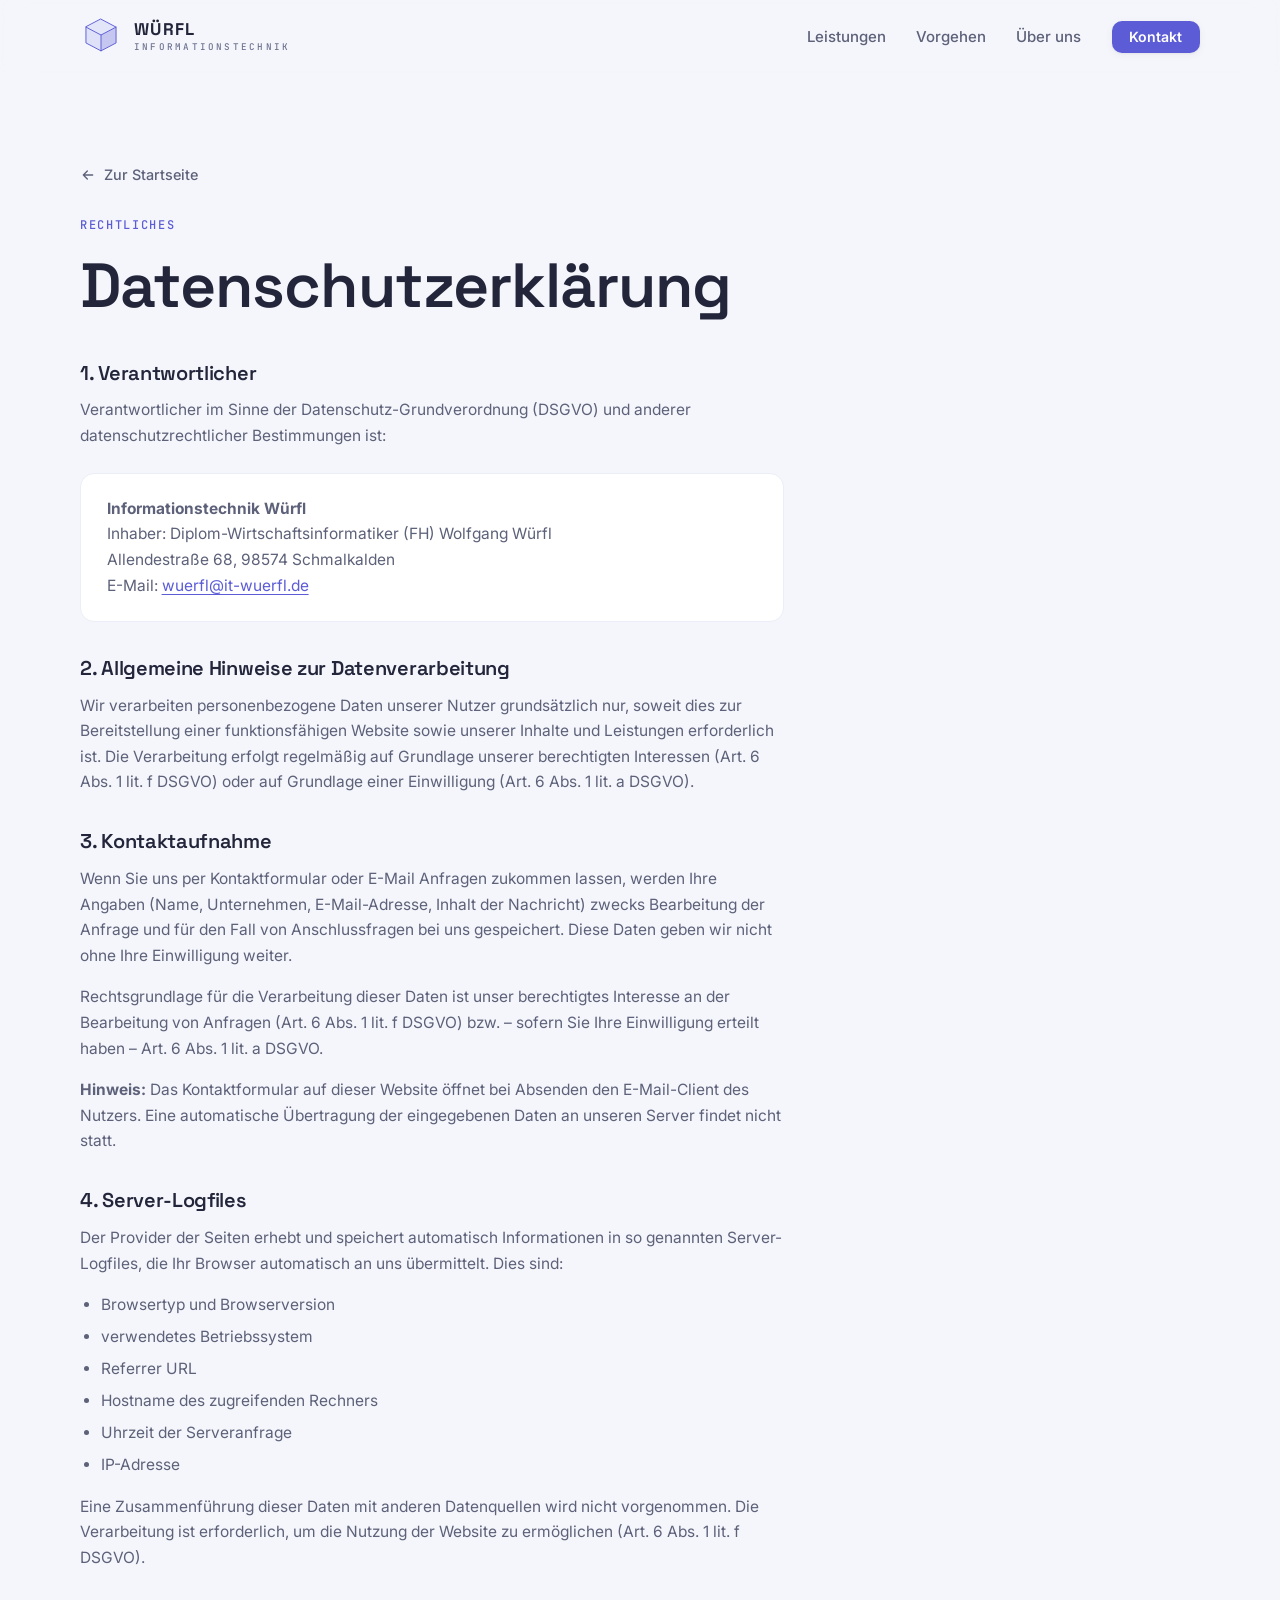
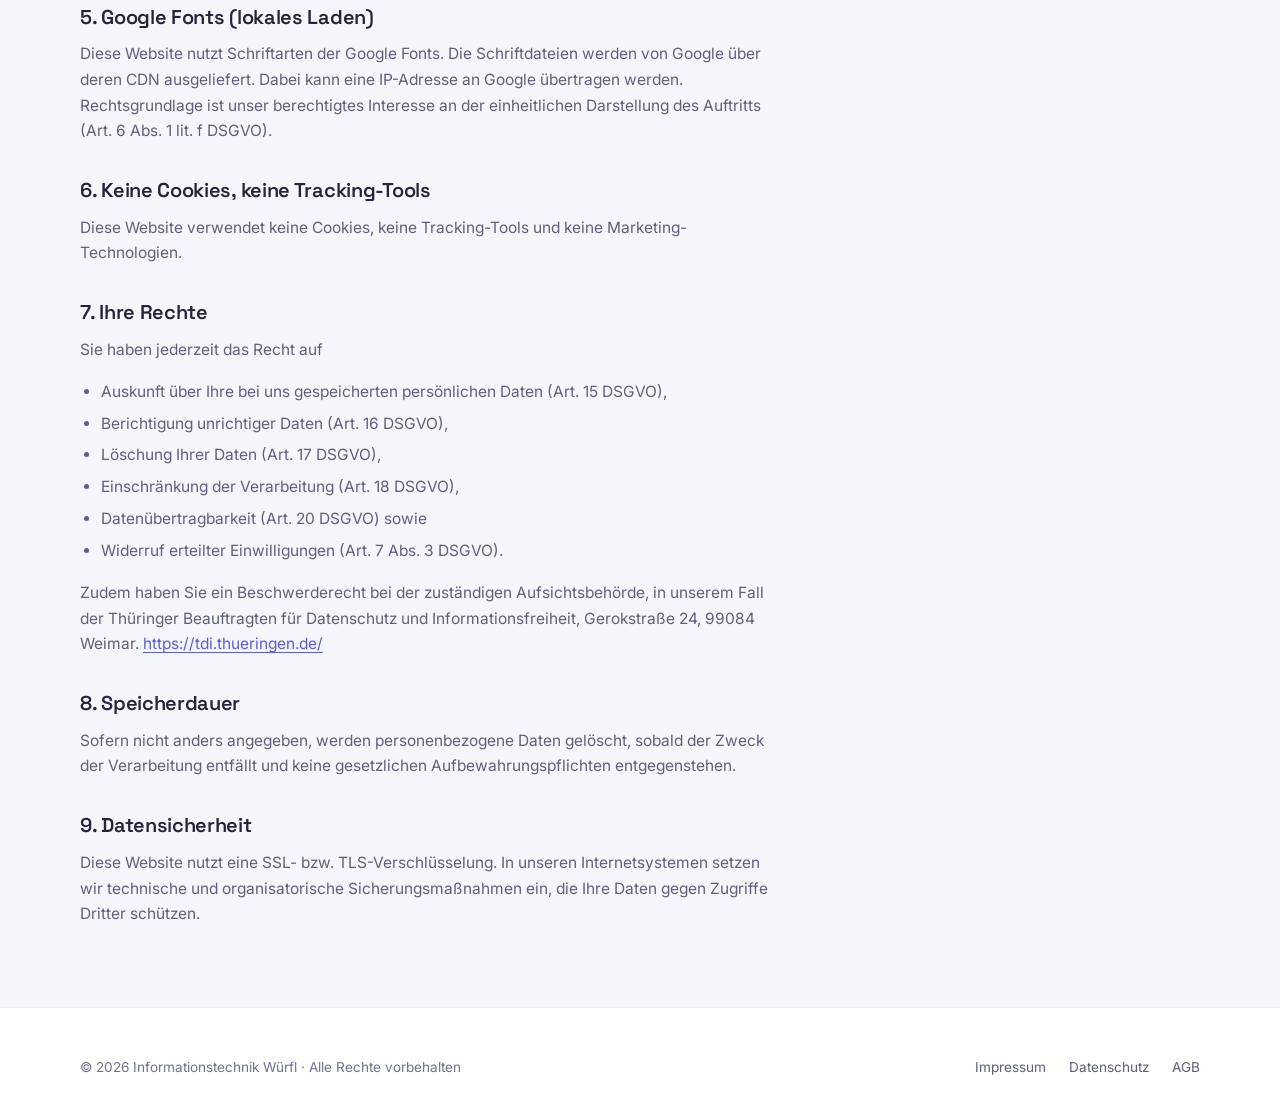
<file: datenschutz.html>
<!DOCTYPE html>
<html lang="de">
<head>
  <meta charset="UTF-8">
  <meta name="viewport" content="width=device-width, initial-scale=1">
  <title>Datenschutzerklärung — Informationstechnik Würfl</title>
  <meta name="description" content="Datenschutzerklärung der Informationstechnik Würfl, Schmalkalden.">
  <meta name="robots" content="noindex">
  <link rel="icon" type="image/svg+xml" href="assets/favicon.svg">
  <link rel="preconnect" href="https://fonts.googleapis.com">
  <link rel="preconnect" href="https://fonts.gstatic.com" crossorigin>
  <link href="https://fonts.googleapis.com/css2?family=Inter:wght@400;500;600;700&family=JetBrains+Mono:wght@500&family=Space+Grotesk:wght@500;600;700&display=swap" rel="stylesheet">
  <link rel="stylesheet" href="assets/tokens.css">
  <link rel="stylesheet" href="assets/base.css">
  <link rel="stylesheet" href="assets/site.css">
  <link rel="stylesheet" href="assets/pages.css">
  <script src="assets/main.js" defer></script>
</head>
<body>
  <a class="skip" href="#main">Zum Inhalt springen</a>

  <header class="nav">
    <div class="container nav__inner">
      <a class="brand" href="index.html" aria-label="Informationstechnik Würfl – zur Startseite">
        <svg class="brand__mark" viewBox="0 0 100 106" aria-hidden="true">
          <path class="cube__face cube__face--top" d="M50 8 88 28 50 48 12 28Z"/>
          <path class="cube__face cube__face--left" d="M50 48 12 28 12 68 50 88Z"/>
          <path class="cube__face cube__face--right" d="M50 48 88 28 88 68 50 88Z"/>
          <path class="cube__line" d="M50 8 88 28 88 68 50 88 12 68 12 28Z M50 48V88 M12 28 50 48 88 28"/>
        </svg>
        <span class="brand__text">WÜRFL<small>Informationstechnik</small></span>
      </a>

      <nav class="nav__links" id="nav-links" aria-label="Hauptnavigation">
        <a href="index.html#leistungen">Leistungen</a>
        <a href="index.html#vorgehen">Vorgehen</a>
        <a href="index.html#ueber-uns">Über uns</a>
        <a class="btn btn--primary btn--sm" href="index.html#kontakt">Kontakt</a>
      </nav>

      <button class="nav__burger" id="nav-burger" aria-expanded="false" aria-controls="nav-links" aria-label="Menü öffnen">
        <span></span>
      </button>
    </div>
  </header>

  <main id="main">
    <div class="page">
      <div class="container">
        <a class="page__back" href="index.html">
          <svg viewBox="0 0 24 24" fill="none" stroke="currentColor" stroke-width="2" stroke-linecap="round" stroke-linejoin="round" aria-hidden="true"><path d="M19 12H5M11 18l-6-6 6-6"/></svg>
          Zur Startseite
        </a>
        <div class="page__head">
          <p class="eyebrow">Rechtliches</p>
          <h1>Datenschutzerklärung</h1>
        </div>

        <div class="prose">
          <h2>1. Verantwortlicher</h2>
          <p>Verantwortlicher im Sinne der Datenschutz-Grundverordnung (DSGVO) und anderer
          datenschutzrechtlicher Bestimmungen ist:</p>
          <div class="block">
            <p><strong>Informationstechnik Würfl</strong><br>
            Inhaber: Diplom-Wirtschaftsinformatiker (FH) Wolfgang Würfl<br>
            Allendestraße 68, 98574 Schmalkalden<br>
            E-Mail: <a href="mailto:wuerfl@it-wuerfl.de">wuerfl@it-wuerfl.de</a></p>
          </div>

          <h2>2. Allgemeine Hinweise zur Datenverarbeitung</h2>
          <p>Wir verarbeiten personenbezogene Daten unserer Nutzer grundsätzlich nur, soweit dies zur
          Bereitstellung einer funktionsfähigen Website sowie unserer Inhalte und Leistungen
          erforderlich ist. Die Verarbeitung erfolgt regelmäßig auf Grundlage unserer
          berechtigten Interessen (Art. 6 Abs. 1 lit. f DSGVO) oder auf Grundlage einer
          Einwilligung (Art. 6 Abs. 1 lit. a DSGVO).</p>

          <h2>3. Kontaktaufnahme</h2>
          <p>Wenn Sie uns per Kontaktformular oder E-Mail Anfragen zukommen lassen, werden Ihre
          Angaben (Name, Unternehmen, E-Mail-Adresse, Inhalt der Nachricht) zwecks Bearbeitung der
          Anfrage und für den Fall von Anschlussfragen bei uns gespeichert. Diese Daten geben wir
          nicht ohne Ihre Einwilligung weiter.</p>
          <p>Rechtsgrundlage für die Verarbeitung dieser Daten ist unser berechtigtes Interesse an
          der Bearbeitung von Anfragen (Art. 6 Abs. 1 lit. f DSGVO) bzw. – sofern Sie Ihre
          Einwilligung erteilt haben – Art. 6 Abs. 1 lit. a DSGVO.</p>
          <p><strong>Hinweis:</strong> Das Kontaktformular auf dieser Website öffnet bei Absenden
          den E-Mail-Client des Nutzers. Eine automatische Übertragung der eingegebenen Daten an
          unseren Server findet nicht statt.</p>

          <h2>4. Server-Logfiles</h2>
          <p>Der Provider der Seiten erhebt und speichert automatisch Informationen in so genannten
          Server-Logfiles, die Ihr Browser automatisch an uns übermittelt. Dies sind:</p>
          <ul>
            <li>Browsertyp und Browserversion</li>
            <li>verwendetes Betriebssystem</li>
            <li>Referrer URL</li>
            <li>Hostname des zugreifenden Rechners</li>
            <li>Uhrzeit der Serveranfrage</li>
            <li>IP-Adresse</li>
          </ul>
          <p>Eine Zusammenführung dieser Daten mit anderen Datenquellen wird nicht vorgenommen.
          Die Verarbeitung ist erforderlich, um die Nutzung der Website zu ermöglichen
          (Art. 6 Abs. 1 lit. f DSGVO).</p>

          <h2>5. Google Fonts (lokales Laden)</h2>
          <p>Diese Website nutzt Schriftarten der Google Fonts. Die Schriftdateien werden von
          Google über deren CDN ausgeliefert. Dabei kann eine IP-Adresse an Google übertragen
          werden. Rechtsgrundlage ist unser berechtigtes Interesse an der einheitlichen
          Darstellung des Auftritts (Art. 6 Abs. 1 lit. f DSGVO).</p>

          <h2>6. Keine Cookies, keine Tracking-Tools</h2>
          <p>Diese Website verwendet keine Cookies, keine Tracking-Tools und keine
          Marketing-Technologien.</p>

          <h2>7. Ihre Rechte</h2>
          <p>Sie haben jederzeit das Recht auf</p>
          <ul>
            <li>Auskunft über Ihre bei uns gespeicherten persönlichen Daten (Art. 15 DSGVO),</li>
            <li>Berichtigung unrichtiger Daten (Art. 16 DSGVO),</li>
            <li>Löschung Ihrer Daten (Art. 17 DSGVO),</li>
            <li>Einschränkung der Verarbeitung (Art. 18 DSGVO),</li>
            <li>Datenübertragbarkeit (Art. 20 DSGVO) sowie</li>
            <li>Widerruf erteilter Einwilligungen (Art. 7 Abs. 3 DSGVO).</li>
          </ul>
          <p>Zudem haben Sie ein Beschwerderecht bei der zuständigen Aufsichtsbehörde, in unserem
          Fall der Thüringer Beauftragten für Datenschutz und Informationsfreiheit,
          Gerokstraße 24, 99084 Weimar.
          <a href="https://tdi.thueringen.de/" rel="noopener">https://tdi.thueringen.de/</a></p>

          <h2>8. Speicherdauer</h2>
          <p>Sofern nicht anders angegeben, werden personenbezogene Daten gelöscht, sobald der
          Zweck der Verarbeitung entfällt und keine gesetzlichen Aufbewahrungspflichten
          entgegenstehen.</p>

          <h2>9. Datensicherheit</h2>
          <p>Diese Website nutzt eine SSL- bzw. TLS-Verschlüsselung. In unseren Internetsystemen
          setzen wir technische und organisatorische Sicherungsmaßnahmen ein, die Ihre Daten gegen
          Zugriffe Dritter schützen.</p>
        </div>
      </div>
    </div>
  </main>

  <footer class="footer">
    <div class="container">
      <div class="footer__bottom" style="border-top:0;padding-top:0">
        <span>© 2026 Informationstechnik Würfl · Alle Rechte vorbehalten</span>
        <nav class="footer__legal" aria-label="Rechtliches">
          <a href="impressum.html">Impressum</a>
          <a href="datenschutz.html">Datenschutz</a>
          <a href="agb.html">AGB</a>
        </nav>
      </div>
    </div>
  </footer>
</body>
</html>
</file>
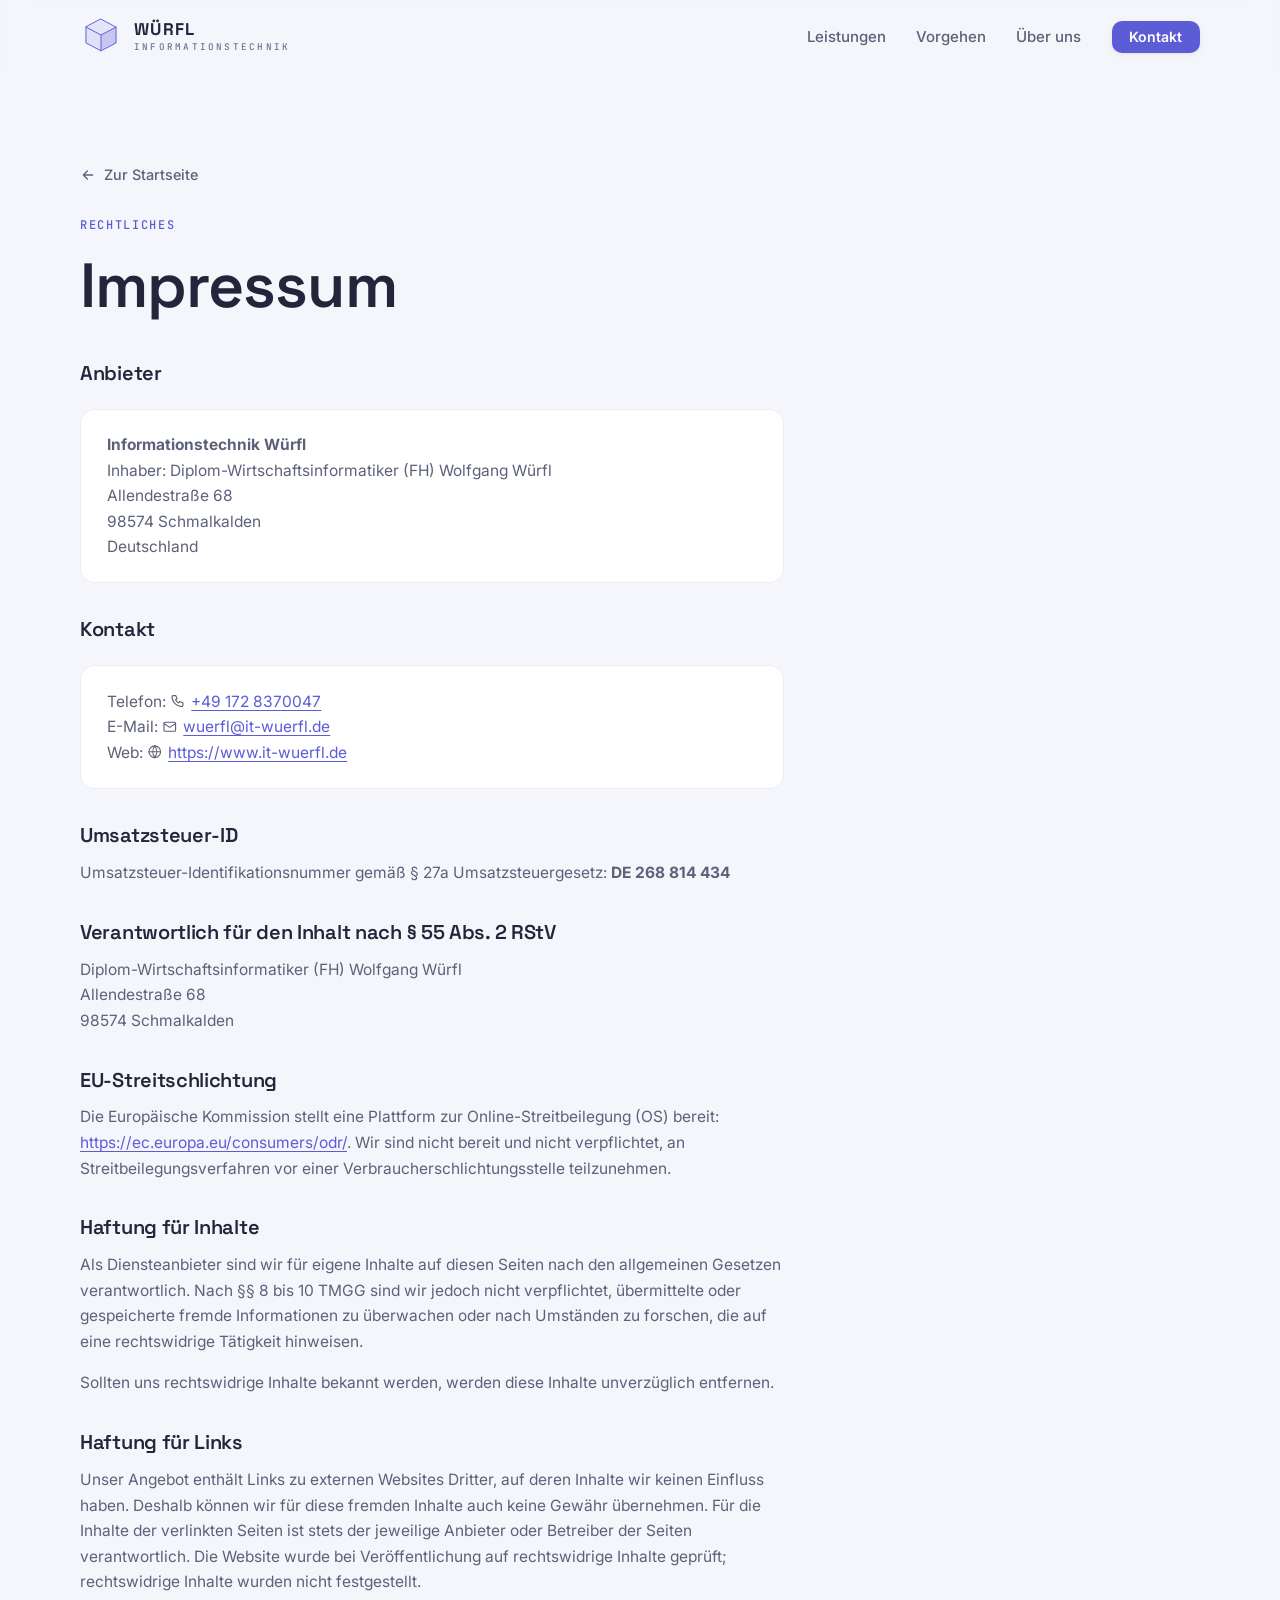
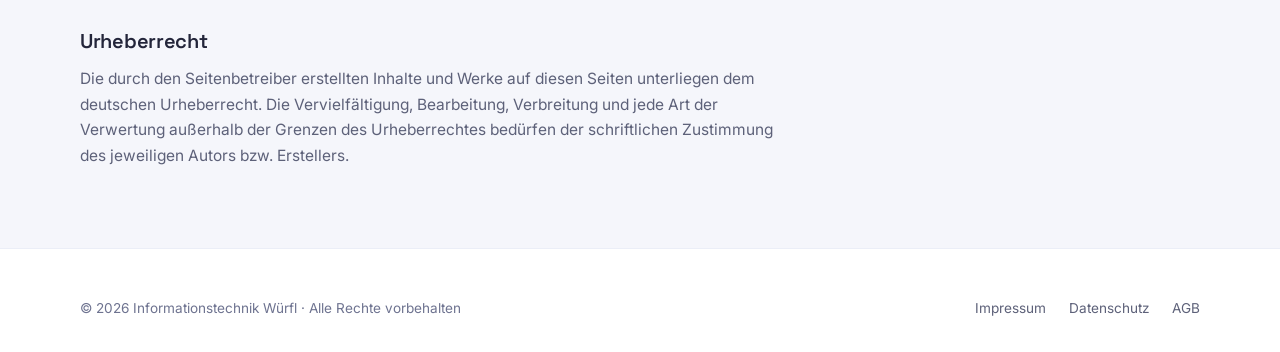
<file: impressum.html>
<!DOCTYPE html>
<html lang="de">
<head>
  <meta charset="UTF-8">
  <meta name="viewport" content="width=device-width, initial-scale=1">
  <title>Impressum — Informationstechnik Würfl</title>
  <meta name="description" content="Impressum der Informationstechnik Würfl, Schmalkalden.">
  <meta name="robots" content="noindex">
  <link rel="icon" type="image/svg+xml" href="assets/favicon.svg">
  <link rel="preconnect" href="https://fonts.googleapis.com">
  <link rel="preconnect" href="https://fonts.gstatic.com" crossorigin>
  <link href="https://fonts.googleapis.com/css2?family=Inter:wght@400;500;600;700&family=JetBrains+Mono:wght@500&family=Space+Grotesk:wght@500;600;700&display=swap" rel="stylesheet">
  <link rel="stylesheet" href="assets/tokens.css">
  <link rel="stylesheet" href="assets/base.css">
  <link rel="stylesheet" href="assets/site.css">
  <link rel="stylesheet" href="assets/pages.css">
  <script src="assets/main.js" defer></script>
</head>
<body>
  <a class="skip" href="#main">Zum Inhalt springen</a>

  <header class="nav">
    <div class="container nav__inner">
      <a class="brand" href="index.html" aria-label="Informationstechnik Würfl – zur Startseite">
        <svg class="brand__mark" viewBox="0 0 100 106" aria-hidden="true">
          <path class="cube__face cube__face--top" d="M50 8 88 28 50 48 12 28Z"/>
          <path class="cube__face cube__face--left" d="M50 48 12 28 12 68 50 88Z"/>
          <path class="cube__face cube__face--right" d="M50 48 88 28 88 68 50 88Z"/>
          <path class="cube__line" d="M50 8 88 28 88 68 50 88 12 68 12 28Z M50 48V88 M12 28 50 48 88 28"/>
        </svg>
        <span class="brand__text">WÜRFL<small>Informationstechnik</small></span>
      </a>

      <nav class="nav__links" id="nav-links" aria-label="Hauptnavigation">
        <a href="index.html#leistungen">Leistungen</a>
        <a href="index.html#vorgehen">Vorgehen</a>
        <a href="index.html#ueber-uns">Über uns</a>
        <a class="btn btn--primary btn--sm" href="index.html#kontakt">Kontakt</a>
      </nav>

      <button class="nav__burger" id="nav-burger" aria-expanded="false" aria-controls="nav-links" aria-label="Menü öffnen">
        <span></span>
      </button>
    </div>
  </header>

  <main id="main">
    <div class="page">
      <div class="container">
        <a class="page__back" href="index.html">
          <svg viewBox="0 0 24 24" fill="none" stroke="currentColor" stroke-width="2" stroke-linecap="round" stroke-linejoin="round" aria-hidden="true"><path d="M19 12H5M11 18l-6-6 6-6"/></svg>
          Zur Startseite
        </a>
        <div class="page__head">
          <p class="eyebrow">Rechtliches</p>
          <h1>Impressum</h1>
        </div>

        <div class="prose">
          <h2>Anbieter</h2>
          <div class="block">
            <p><strong>Informationstechnik Würfl</strong><br>
            Inhaber: Diplom-Wirtschaftsinformatiker (FH) Wolfgang Würfl<br>
            Allendestraße 68<br>
            98574 Schmalkalden<br>
            Deutschland</p>
          </div>

          <h2>Kontakt</h2>
          <div class="block">
            <p>Telefon: <svg class="ic" viewBox="0 0 24 24" fill="none" stroke="currentColor" stroke-width="1.75" stroke-linecap="round" stroke-linejoin="round" aria-hidden="true"><path d="M5 4h4l2 5-2.5 1.5a12 12 0 0 0 5 5L15 13l5 2v4a2 2 0 0 1-2 2A16 16 0 0 1 3 6a2 2 0 0 1 2-2Z"/></svg><a href="tel:+491728370047">+49 172 8370047</a><br>
            E-Mail: <svg class="ic" viewBox="0 0 24 24" fill="none" stroke="currentColor" stroke-width="1.75" stroke-linecap="round" stroke-linejoin="round" aria-hidden="true"><rect x="3" y="5" width="18" height="14" rx="2"/><path d="m3 7 9 6 9-6"/></svg><a href="mailto:wuerfl@it-wuerfl.de">wuerfl@it-wuerfl.de</a><br>
            Web: <svg class="ic" viewBox="0 0 24 24" fill="none" stroke="currentColor" stroke-width="1.75" stroke-linecap="round" stroke-linejoin="round" aria-hidden="true"><circle cx="12" cy="12" r="9"/><path d="M3 12h18"/><path d="M12 3a15 15 0 0 1 0 18 15 15 0 0 1 0-18Z"/></svg><a href="https://www.it-wuerfl.de">https://www.it-wuerfl.de</a></p>
          </div>

          <h2>Umsatzsteuer-ID</h2>
          <p>Umsatzsteuer-Identifikationsnummer gemäß § 27a Umsatzsteuergesetz: <strong>DE 268 814 434</strong></p>

          <h2>Verantwortlich für den Inhalt nach § 55 Abs. 2 RStV</h2>
          <p>Diplom-Wirtschaftsinformatiker (FH) Wolfgang Würfl<br>Allendestraße 68<br>98574 Schmalkalden</p>

          <h2>EU-Streitschlichtung</h2>
          <p>Die Europäische Kommission stellt eine Plattform zur Online-Streitbeilegung (OS) bereit:
          <a href="https://ec.europa.eu/consumers/odr/" rel="noopener">https://ec.europa.eu/consumers/odr/</a>.
          Wir sind nicht bereit und nicht verpflichtet, an Streitbeilegungsverfahren vor einer
          Verbraucherschlichtungsstelle teilzunehmen.</p>

          <h2>Haftung für Inhalte</h2>
          <p>Als Diensteanbieter sind wir für eigene Inhalte auf diesen Seiten nach den allgemeinen
          Gesetzen verantwortlich. Nach §§ 8 bis 10 TMGG sind wir jedoch nicht verpflichtet,
          übermittelte oder gespeicherte fremde Informationen zu überwachen oder nach Umständen zu
          forschen, die auf eine rechtswidrige Tätigkeit hinweisen.</p>
          <p>Sollten uns rechtswidrige Inhalte bekannt werden, werden diese Inhalte unverzüglich
          entfernen.</p>

          <h2>Haftung für Links</h2>
          <p>Unser Angebot enthält Links zu externen Websites Dritter, auf deren Inhalte wir keinen
          Einfluss haben. Deshalb können wir für diese fremden Inhalte auch keine Gewähr übernehmen.
          Für die Inhalte der verlinkten Seiten ist stets der jeweilige Anbieter oder Betreiber der
          Seiten verantwortlich. Die Website wurde bei Veröffentlichung auf rechtswidrige Inhalte
          geprüft; rechtswidrige Inhalte wurden nicht festgestellt.</p>

          <h2>Urheberrecht</h2>
          <p>Die durch den Seitenbetreiber erstellten Inhalte und Werke auf diesen Seiten unterliegen
          dem deutschen Urheberrecht. Die Vervielfältigung, Bearbeitung, Verbreitung und jede Art der
          Verwertung außerhalb der Grenzen des Urheberrechtes bedürfen der schriftlichen
          Zustimmung des jeweiligen Autors bzw. Erstellers.</p>
        </div>
      </div>
    </div>
  </main>

  <footer class="footer">
    <div class="container">
      <div class="footer__bottom" style="border-top:0;padding-top:0">
        <span>© 2026 Informationstechnik Würfl · Alle Rechte vorbehalten</span>
        <nav class="footer__legal" aria-label="Rechtliches">
          <a href="impressum.html">Impressum</a>
          <a href="datenschutz.html">Datenschutz</a>
          <a href="agb.html">AGB</a>
        </nav>
      </div>
    </div>
  </footer>
</body>
</html>
</file>
<file: assets/tokens.css>
/* tokens.css — Design-Tokens für it-wuerfl.de */

:root {
  /* Typografie */
  --font-display: "Space Grotesk", "Inter", system-ui, sans-serif;
  --font-body: "Inter", system-ui, -apple-system, sans-serif;
  --font-mono: "JetBrains Mono", ui-monospace, "SFMono-Regular", monospace;

  /* Fläche */
  --bg: #f5f6fb;
  --surface: #ffffff;
  --lav-wash: #eef0fa;
  --lav-soft: #dfe2f8;

  /* Text */
  --ink: #23253a;
  --ink-soft: #5d6179;
  --ink-faint: #6e7390;

  /* Linie */
  --line: #e1e3f1;
  --line-soft: #ebeef7;

  /* Marke */
  --primary: #5b5cd6;
  --primary-deep: #4345b4;
  --lavender: #8f95ec;
  --lavender-soft: #c3c7f4;

  /* Effekte */
  --shadow-sm: 0 1px 2px rgba(35, 37, 58, 0.05), 0 2px 8px rgba(35, 37, 58, 0.05);
  --shadow-md: 0 2px 6px rgba(35, 37, 58, 0.05), 0 12px 32px rgba(67, 69, 180, 0.10);
  --shadow-lg: 0 4px 12px rgba(35, 37, 58, 0.06), 0 24px 64px rgba(67, 69, 180, 0.14);

  /* Form */
  --radius: 14px;
  --radius-lg: 20px;
  --container: 1120px;
}
</file>
<file: assets/base.css>
/* base.css — Reset, Typografie, Bausteine */

*,
*::before,
*::after {
  box-sizing: border-box;
}

* {
  margin: 0;
}

html {
  scroll-behavior: smooth;
  scroll-padding-top: 84px;
  -webkit-text-size-adjust: 100%;
}

body {
  font-family: var(--font-body);
  font-size: 1rem;
  line-height: 1.65;
  color: var(--ink);
  background: var(--bg);
  -webkit-font-smoothing: antialiased;
}

img,
svg,
video {
  display: block;
  max-width: 100%;
}

.ic {
  display: inline-block;
  width: 1em;
  height: 1em;
  vertical-align: -0.125em;
  margin-right: 0.4em;
}

a {
  color: var(--primary);
  text-decoration: none;
}

a:hover {
  color: var(--primary-deep);
}

ul,
ol {
  padding: 0;
  list-style: none;
}

button {
  font: inherit;
  color: inherit;
  background: none;
  border: 0;
  cursor: pointer;
}

input,
select,
textarea {
  font: inherit;
  color: inherit;
}

::selection {
  background: var(--lav-soft);
  color: var(--ink);
}

:focus-visible {
  outline: 2px solid var(--primary);
  outline-offset: 3px;
  border-radius: 4px;
}

/* Layout */

.container {
  width: min(var(--container), 100% - 3rem);
  margin-inline: auto;
}

.section {
  padding-block: clamp(4rem, 8vw, 6.5rem);
}

.section--tint {
  background: var(--surface);
  border-block: 1px solid var(--line-soft);
}

.section--wash {
  background: var(--lav-wash);
  border-block: 1px solid var(--line-soft);
}

.section__head {
  max-width: 40rem;
  margin-bottom: clamp(2.5rem, 5vw, 4rem);
}

.section__head--center {
  margin-inline: auto;
  text-align: center;
}

.eyebrow {
  font-family: var(--font-mono);
  font-size: 0.75rem;
  font-weight: 500;
  letter-spacing: 0.14em;
  text-transform: uppercase;
  color: var(--primary);
  margin-bottom: 0.9rem;
}

h1,
h2,
h3 {
  font-family: var(--font-display);
  font-weight: 600;
  line-height: 1.15;
  letter-spacing: -0.015em;
}

h1 {
  font-size: clamp(2.5rem, 5.5vw, 3.9rem);
}

h2 {
  font-size: clamp(1.7rem, 3.4vw, 2.4rem);
}

h3 {
  font-size: 1.15rem;
  line-height: 1.3;
}

.section__head p,
.lead {
  color: var(--ink-soft);
  font-size: 1.06rem;
}

.section__head p {
  margin-top: 1rem;
}

/* Buttons */

.btn {
  display: inline-flex;
  align-items: center;
  gap: 0.55rem;
  padding: 0.8rem 1.5rem;
  border-radius: 10px;
  font-weight: 600;
  font-size: 0.95rem;
  line-height: 1;
  transition: transform 0.15s ease, box-shadow 0.15s ease, background 0.15s ease, color 0.15s ease;
}

.btn svg {
  width: 1em;
  height: 1em;
}

.btn--primary {
  background: var(--primary);
  color: #fff;
  box-shadow: var(--shadow-sm);
}

.btn--primary:hover {
  background: var(--primary-deep);
  color: #fff;
  transform: translateY(-1px);
  box-shadow: var(--shadow-md);
}

.btn--ghost {
  background: transparent;
  color: var(--ink);
  border: 1px solid var(--line);
}

.btn--ghost:hover {
  border-color: var(--lavender-soft);
  background: var(--surface);
  transform: translateY(-1px);
}

.btn--sm {
  padding: 0.55rem 1.1rem;
  font-size: 0.88rem;
}

/* Footer */

.footer {
  background: var(--surface);
  border-top: 1px solid var(--line-soft);
  padding-block: 3rem 2rem;
}

.footer__grid {
  display: grid;
  grid-template-columns: 1.4fr 1fr 1fr;
  gap: 2.5rem;
  margin-bottom: 2.5rem;
}

.footer h4 {
  font-family: var(--font-display);
  font-size: 0.8rem;
  font-weight: 600;
  letter-spacing: 0.1em;
  text-transform: uppercase;
  color: var(--ink-faint);
  margin-bottom: 1rem;
}

.footer p {
  color: var(--ink-soft);
  font-size: 0.92rem;
}

.footer a {
  color: var(--ink-soft);
}

.footer a:hover {
  color: var(--primary);
}

.footer__list li {
  margin-bottom: 0.5rem;
}

.footer__bottom {
  display: flex;
  flex-wrap: wrap;
  gap: 1rem;
  justify-content: space-between;
  align-items: center;
  border-top: 1px solid var(--line-soft);
  padding-top: 1.5rem;
  font-size: 0.85rem;
  color: var(--ink-faint);
}

.footer__legal {
  display: flex;
  gap: 1.4rem;
}

/* Formular */

.field {
  margin-bottom: 1.25rem;
}

.field label {
  display: block;
  font-size: 0.88rem;
  font-weight: 600;
  margin-bottom: 0.45rem;
}

.field label .req {
  color: var(--primary);
}

.field input,
.field select,
.field textarea {
  width: 100%;
  padding: 0.75rem 1rem;
  border: 1px solid var(--line);
  border-radius: 10px;
  background: var(--surface);
  transition: border-color 0.15s ease, box-shadow 0.15s ease;
}

.field input::placeholder,
.field textarea::placeholder {
  color: var(--ink-faint);
}

.field input:focus,
.field select:focus,
.field textarea:focus {
  outline: none;
  border-color: var(--lavender);
  box-shadow: 0 0 0 3px rgba(143, 149, 236, 0.18);
}

.field textarea {
  min-height: 130px;
  resize: vertical;
}

.field-row {
  display: grid;
  grid-template-columns: 1fr 1fr;
  gap: 1.25rem;
}

.check {
  display: flex;
  gap: 0.7rem;
  align-items: flex-start;
  font-size: 0.88rem;
  color: var(--ink-soft);
}

.check input {
  margin-top: 0.25rem;
  accent-color: var(--primary);
  width: 1rem;
  height: 1rem;
}

.form-note {
  font-size: 0.85rem;
  color: var(--ink-faint);
  margin-top: 1rem;
}

.form-status {
  display: none;
  padding: 0.9rem 1.1rem;
  border-radius: 10px;
  font-size: 0.92rem;
  margin-bottom: 1.25rem;
}

.form-status--ok {
  display: block;
  background: var(--lav-wash);
  border: 1px solid var(--lav-soft);
  color: var(--primary-deep);
}

/* Skip-Link */

.skip {
  position: absolute;
  left: -999px;
  top: 0;
  z-index: 100;
  background: var(--primary);
  color: #fff;
  padding: 0.6rem 1rem;
  border-radius: 0 0 10px 0;
  font-weight: 600;
}

.skip:focus {
  left: 0;
}

/* Bewegung reduzieren */

@media (prefers-reduced-motion: reduce) {
  html {
    scroll-behavior: auto;
  }

  *,
  *::before,
  *::after {
    animation-duration: 0.01ms !important;
    animation-iteration-count: 1 !important;
    transition-duration: 0.01ms !important;
  }
}
</file>
<file: assets/site.css>
/* site.css — One-Pager (Startseite) */

/* ---------- Navigation ---------- */

.nav {
  position: sticky;
  top: 0;
  z-index: 50;
  background: rgba(245, 246, 251, 0.82);
  -webkit-backdrop-filter: blur(14px);
  backdrop-filter: blur(14px);
  border-bottom: 1px solid transparent;
  transition: border-color 0.2s ease, box-shadow 0.2s ease;
}

.nav--scrolled {
  border-bottom-color: var(--line-soft);
  box-shadow: var(--shadow-sm);
}

.nav__inner {
  display: flex;
  align-items: center;
  justify-content: space-between;
  gap: 2rem;
  height: 74px;
}

.brand {
  display: inline-flex;
  align-items: center;
  gap: 0.75rem;
}

.brand:hover {
  color: var(--ink);
}

.brand__mark {
  width: 42px;
  height: 42px;
  flex: none;
}

.brand__text {
  display: flex;
  flex-direction: column;
  line-height: 1.05;
  font-family: var(--font-display);
  font-weight: 700;
  font-size: 1.06rem;
  letter-spacing: 0.08em;
  color: var(--ink);
}

.brand__text small {
  font-family: var(--font-mono);
  font-weight: 500;
  font-size: 0.58rem;
  letter-spacing: 0.24em;
  text-transform: uppercase;
  color: var(--ink-faint);
  margin-top: 0.3rem;
}

.nav__brand {
  display: flex;
  flex-direction: column;
  gap: 0.15rem;
}

.nav__ai {
  align-self: flex-start;
  display: inline-flex;
  align-items: center;
  gap: 0.45em;
  border: 0;
  background: none;
  padding: 0;
  font-family: var(--font-mono);
  font-size: 0.62rem;
  letter-spacing: 0.06em;
  color: var(--ink-faint);
  cursor: pointer;
  transition: color 0.15s ease;
}

.nav__ai:hover,
.nav__ai:focus-visible {
  color: var(--primary);
  outline: none;
}

.nav__ai:focus-visible {
  text-decoration: underline;
  text-underline-offset: 3px;
}

.nav__ai-dot {
  width: 6px;
  height: 6px;
  border-radius: 50%;
  background: var(--primary);
  box-shadow: 0 0 0 0 rgba(91, 92, 214, 0.45);
  animation: ai-pulse 2.4s ease-out infinite;
}

@keyframes ai-pulse {
  0% {
    box-shadow: 0 0 0 0 rgba(91, 92, 214, 0.45);
  }
  70% {
    box-shadow: 0 0 0 6px rgba(91, 92, 214, 0);
  }
  100% {
    box-shadow: 0 0 0 0 rgba(91, 92, 214, 0);
  }
}

.ai-pop {
  position: absolute;
  top: calc(100% + 10px);
  left: max(0px, calc(50% - var(--container) / 2));
  width: min(350px, calc(100% - 2rem));
  background: #17192b;
  border: 1px solid rgba(195, 199, 244, 0.22);
  border-radius: 12px;
  box-shadow: var(--shadow-lg);
  opacity: 0;
  transform: translateY(-8px);
  pointer-events: none;
  transition: opacity 0.22s ease, transform 0.22s ease;
  z-index: 60;
}

.ai-pop.is-open {
  opacity: 1;
  transform: translateY(0);
  pointer-events: auto;
}

.ai-pop__bar {
  display: flex;
  align-items: center;
  gap: 6px;
  padding: 9px 12px;
  border-bottom: 1px solid rgba(195, 199, 244, 0.14);
}

.ai-pop__bar span:nth-child(1),
.ai-pop__bar span:nth-child(2),
.ai-pop__bar span:nth-child(3) {
  width: 9px;
  height: 9px;
  border-radius: 50%;
}

.ai-pop__bar span:nth-child(1) {
  background: #f56565;
}

.ai-pop__bar span:nth-child(2) {
  background: #ecc94b;
}

.ai-pop__bar span:nth-child(3) {
  background: #48bb78;
}

.ai-pop__title {
  margin-left: 6px;
  font-family: var(--font-mono);
  font-size: 0.62rem;
  color: #8f95c9;
}

.ai-pop__body {
  margin: 0;
  padding: 12px 14px 14px;
  font-family: var(--font-mono);
  font-size: 0.7rem;
  line-height: 1.75;
  color: #cdd1f2;
  overflow-x: auto;
}

.ai-pop__body .ai-pop__cmd {
  color: #94e2c5;
}

.ai-pop__body .ai-pop__cursor {
  display: inline-block;
  margin-left: 0.1em;
  color: #94e2c5;
  animation: ai-blink 1.1s steps(1) infinite;
}

@keyframes ai-blink {
  50% {
    opacity: 0;
  }
}

.ai-pop__sr {
  position: absolute;
  width: 1px;
  height: 1px;
  margin: -1px;
  padding: 0;
  overflow: hidden;
  clip: rect(0 0 0 0);
  white-space: nowrap;
  border: 0;
}

.nav__links {
  display: flex;
  align-items: center;
  gap: 1.9rem;
}

.nav__links > a:not(.btn) {
  font-size: 0.94rem;
  font-weight: 500;
  color: var(--ink-soft);
  transition: color 0.15s ease;
}

.nav__links > a:not(.btn):hover {
  color: var(--ink);
}

.nav__burger {
  display: none;
  width: 42px;
  height: 42px;
  border-radius: 10px;
  border: 1px solid var(--line);
  background: var(--surface);
  position: relative;
}

.nav__burger span,
.nav__burger span::before,
.nav__burger span::after {
  content: "";
  position: absolute;
  left: 50%;
  width: 18px;
  height: 2px;
  border-radius: 2px;
  background: var(--ink);
  transform: translateX(-50%);
  transition: transform 0.2s ease, opacity 0.2s ease;
}

.nav__burger span {
  top: 50%;
  margin-top: -1px;
}

.nav__burger span::before {
  top: -6px;
}

.nav__burger span::after {
  top: 6px;
}

.nav__burger[aria-expanded="true"] span {
  background: transparent;
}

.nav__burger[aria-expanded="true"] span::before {
  transform: translateX(-50%) translateY(-5px) rotate(45deg);
}

.nav__burger[aria-expanded="true"] span::after {
  transform: translateX(-50%) translateY(5px) rotate(-45deg);
}

/* ---------- Hero ---------- */

.hero {
  position: relative;
  overflow: hidden;
  padding: clamp(4rem, 9vw, 7rem) 0 clamp(3.5rem, 7vw, 5.5rem);
  background:
    radial-gradient(52rem 30rem at 85% -10%, rgba(143, 149, 236, 0.16), transparent 60%),
    radial-gradient(40rem 26rem at -10% 110%, rgba(91, 92, 214, 0.08), transparent 60%);
}

.hero__grid {
  display: grid;
  grid-template-columns: 1.15fr 0.85fr;
  gap: clamp(2.5rem, 5vw, 4.5rem);
  align-items: center;
}

.hero h1 .hl {
  color: var(--primary);
  position: relative;
  white-space: nowrap;
}

.hero h1 .hl::after {
  content: "";
  position: absolute;
  left: 0;
  right: 0;
  bottom: 0.08em;
  height: 0.28em;
  background: var(--lav-soft);
  z-index: -1;
  border-radius: 4px;
}

.hero .lead {
  margin-top: 1.4rem;
  max-width: 34rem;
}

.hero__cta {
  display: flex;
  flex-wrap: wrap;
  gap: 0.9rem;
  margin-top: 2.2rem;
}

.hero__facts {
  display: flex;
  flex-wrap: wrap;
  gap: 2.4rem;
  margin-top: 3rem;
  padding-top: 1.8rem;
  border-top: 1px dashed var(--line);
}

.hero__facts li {
  display: flex;
  flex-direction: column;
  gap: 0.2rem;
}

.hero__facts strong {
  font-family: var(--font-display);
  font-size: 1.3rem;
  font-weight: 700;
  color: var(--primary);
}

.hero__facts em {
  font-style: normal;
  font-size: 0.85rem;
  color: var(--ink-faint);
}

/* Hero-Grafik */

.hero__art {
  position: relative;
  display: grid;
  place-items: center;
  min-height: 340px;
}

.hero__art::before {
  content: "";
  position: absolute;
  width: 340px;
  height: 340px;
  border-radius: 50%;
  background: radial-gradient(circle, rgba(143, 149, 236, 0.22), transparent 65%);
}

.cube {
  width: min(360px, 78%);
  position: relative;
}

.cube__line {
  fill: none;
  stroke: var(--primary);
  stroke-width: 2.4;
  stroke-linejoin: round;
  stroke-linecap: round;
}

.cube__face--top {
  fill: rgba(195, 199, 244, 0.35);
}

.cube__face--left {
  fill: rgba(143, 149, 236, 0.22);
}

.cube__face--right {
  fill: rgba(91, 92, 214, 0.30);
}

.cube__dot {
  fill: var(--primary-deep);
}

.chip {
  position: absolute;
  display: inline-flex;
  align-items: center;
  gap: 0.5rem;
  padding: 0.55rem 0.9rem;
  border-radius: 999px;
  background: var(--surface);
  border: 1px solid var(--line-soft);
  box-shadow: var(--shadow-sm);
  font-family: var(--font-mono);
  font-size: 0.78rem;
  font-weight: 500;
  color: var(--ink-soft);
  white-space: nowrap;
  animation: chip-float 7s ease-in-out infinite;
}

.chip svg {
  width: 15px;
  height: 15px;
  color: var(--primary);
}

.chip--1 { top: 6%; left: 2%; }
.chip--2 { top: 16%; right: -2%; animation-delay: 1.6s; }
.chip--3 { bottom: 14%; left: -4%; animation-delay: 3.1s; }
.chip--4 { bottom: 2%; right: 8%; animation-delay: 4.4s; }

@keyframes chip-float {
  0%,
  100% {
    transform: translateY(0);
  }
  50% {
    transform: translateY(-9px);
  }
}

/* ---------- Leistungen ---------- */

.services__grid {
  display: grid;
  grid-template-columns: repeat(3, 1fr);
  gap: 1.4rem;
}

.card {
  background: var(--surface);
  border: 1px solid var(--line-soft);
  border-radius: var(--radius-lg);
  padding: 1.9rem 1.7rem;
  transition: transform 0.2s ease, box-shadow 0.2s ease, border-color 0.2s ease;
}

.card:hover {
  transform: translateY(-4px);
  box-shadow: var(--shadow-md);
  border-color: var(--lav-soft);
}

.card__icon {
  width: 48px;
  height: 48px;
  border-radius: 13px;
  background: var(--lav-wash);
  color: var(--primary);
  display: grid;
  place-items: center;
  margin-bottom: 1.25rem;
}

.card__icon svg {
  width: 24px;
  height: 24px;
}

.card h3 {
  margin-bottom: 0.55rem;
}

.card p {
  color: var(--ink-soft);
  font-size: 0.94rem;
}

.card__hint {
  margin-top: 1.1rem;
  padding-top: 1rem;
  border-top: 1px solid var(--line-soft);
  font-family: var(--font-mono);
  font-size: 0.72rem;
  letter-spacing: 0.04em;
  color: var(--ink-faint);
}

/* ---------- Vorgehen ---------- */

.steps {
  display: grid;
  grid-template-columns: repeat(3, 1fr);
  gap: 1.4rem;
  counter-reset: step;
}

.step {
  position: relative;
  background: var(--surface);
  border: 1px solid var(--line-soft);
  border-radius: var(--radius-lg);
  padding: 2rem 1.8rem 1.8rem;
}

.step__num {
  font-family: var(--font-mono);
  font-size: 0.78rem;
  font-weight: 600;
  letter-spacing: 0.16em;
  color: var(--primary);
}

.step h3 {
  margin: 0.7rem 0 0.5rem;
}

.step p {
  color: var(--ink-soft);
  font-size: 0.94rem;
}

.step:not(:last-child)::after {
  content: "→";
  position: absolute;
  top: 50%;
  right: -1.35rem;
  transform: translateY(-50%);
  color: var(--lavender-soft);
  font-size: 1.3rem;
}

/* ---------- Über uns ---------- */

.about__grid {
  display: grid;
  grid-template-columns: 1.15fr 0.85fr;
  gap: clamp(2.5rem, 5vw, 4.5rem);
  align-items: start;
}

.about__text p + p {
  margin-top: 1.1rem;
  color: var(--ink-soft);
}

.about__text strong {
  color: var(--ink);
}

.about__card {
  background: var(--surface);
  border: 1px solid var(--line-soft);
  border-radius: var(--radius-lg);
  padding: 1.8rem;
  box-shadow: var(--shadow-sm);
}

.about__card h3 {
  font-size: 1rem;
  margin-bottom: 1.2rem;
}

.about__list li {
  display: flex;
  gap: 0.8rem;
  align-items: flex-start;
  padding-block: 0.75rem;
  font-size: 0.94rem;
  color: var(--ink-soft);
}

.about__list li + li {
  border-top: 1px solid var(--line-soft);
}

.about__list svg {
  width: 18px;
  height: 18px;
  flex: none;
  margin-top: 0.15rem;
  color: var(--primary);
}

.about__card .btn {
  width: 100%;
  justify-content: center;
  margin-top: 1.4rem;
}

/* ---------- Kontakt ---------- */

.contact__grid {
  display: grid;
  grid-template-columns: 0.9fr 1.1fr;
  gap: clamp(2.5rem, 5vw, 4rem);
  align-items: start;
}

.contact__info p {
  color: var(--ink-soft);
  margin-top: 1rem;
  max-width: 26rem;
}

.contact__list {
  margin-top: 2rem;
  display: grid;
  gap: 1.1rem;
}

.contact__item {
  display: flex;
  gap: 1rem;
  align-items: center;
}

.contact__item .ico {
  width: 44px;
  height: 44px;
  flex: none;
  border-radius: 12px;
  background: var(--lav-wash);
  color: var(--primary);
  display: grid;
  place-items: center;
}

.contact__item .ico svg {
  width: 20px;
  height: 20px;
}

.contact__item small {
  display: block;
  font-family: var(--font-mono);
  font-size: 0.68rem;
  letter-spacing: 0.14em;
  text-transform: uppercase;
  color: var(--ink-faint);
  margin-bottom: 0.15rem;
}

.contact__item a,
.contact__item span.txt {
  font-weight: 500;
  color: var(--ink);
}

.contact__item a:hover {
  color: var(--primary);
}

.contact__form {
  background: var(--surface);
  border: 1px solid var(--line-soft);
  border-radius: var(--radius-lg);
  padding: clamp(1.6rem, 3vw, 2.4rem);
  box-shadow: var(--shadow-sm);
}

/* ---------- Scroll-Reveal ---------- */

.reveal {
  opacity: 0;
  transform: translateY(22px);
  transition: opacity 0.6s ease, transform 0.6s ease;
}

.reveal.is-in {
  opacity: 1;
  transform: none;
}

@media (prefers-reduced-motion: reduce) {
  .reveal {
    opacity: 1;
    transform: none;
  }
}

/* ---------- Responsive ---------- */

@media (max-width: 980px) {
  .hero__grid {
    grid-template-columns: 1fr;
  }

  .hero__art {
    order: -1;
    min-height: 0;
    margin-bottom: 1rem;
  }

  .hero .lead {
    max-width: none;
  }

  .services__grid {
    grid-template-columns: repeat(2, 1fr);
  }

  .about__grid,
  .contact__grid {
    grid-template-columns: 1fr;
  }

  .steps {
    grid-template-columns: 1fr;
    max-width: 460px;
    margin-inline: auto;
  }

  .step:not(:last-child)::after {
    content: "↓";
    top: auto;
    bottom: -1.5rem;
    right: 50%;
    transform: translateX(50%);
  }
}

@media (max-width: 860px) {
  .nav__burger {
    display: block;
  }

  .nav__links {
    position: absolute;
    top: 100%;
    left: 0;
    right: 0;
    flex-direction: column;
    align-items: stretch;
    gap: 0;
    background: var(--surface);
    border-bottom: 1px solid var(--line);
    box-shadow: var(--shadow-md);
    padding: 0.6rem 1.5rem 1rem;
    display: none;
  }

  .nav__links.is-open {
    display: flex;
  }

  .nav__links > a:not(.btn) {
    padding: 0.85rem 0;
    font-size: 1rem;
    border-bottom: 1px solid var(--line-soft);
  }

  .nav__links > a:last-child {
    border-bottom: 0;
  }

  .nav__links .btn {
    margin-top: 0.9rem;
    justify-content: center;
  }
}

@media (max-width: 640px) {
  .services__grid {
    grid-template-columns: 1fr;
  }

  .field-row {
    grid-template-columns: 1fr;
    gap: 0;
  }

  .footer__grid {
    grid-template-columns: 1fr;
    gap: 2rem;
  }

  .hero__facts {
    gap: 1.6rem;
  }

  .chip--3 {
    left: 0;
  }
}
</file>
<file: assets/pages.css>
/* pages.css — Rechts-/Infoseiten */

.page {
  padding: clamp(3.5rem, 7vw, 5.5rem) 0 4rem;
}

.page__head {
  max-width: 44rem;
  margin-bottom: 2.5rem;
}

.page__back {
  display: inline-flex;
  align-items: center;
  gap: 0.5rem;
  font-size: 0.9rem;
  font-weight: 500;
  color: var(--ink-soft);
  margin-bottom: 1.8rem;
}

.page__back:hover {
  color: var(--primary);
}

.page__back svg {
  width: 16px;
  height: 16px;
}

.prose {
  max-width: 44rem;
  color: var(--ink-soft);
  font-size: 0.97rem;
}

.prose h2 {
  font-size: 1.25rem;
  color: var(--ink);
  margin: 2.2rem 0 0.8rem;
}

.prose h2:first-child {
  margin-top: 0;
}

.prose p {
  margin-bottom: 1rem;
}

.prose ul,
.prose ol {
  margin: 0 0 1rem 1.3rem;
  list-style: disc;
}

.prose li {
  margin-bottom: 0.4rem;
}

.prose a {
  text-decoration: underline;
  text-underline-offset: 3px;
}

.prose .block {
  background: var(--surface);
  border: 1px solid var(--line-soft);
  border-radius: var(--radius);
  padding: 1.4rem 1.6rem;
  margin: 1.5rem 0;
}

.prose .block p:last-child {
  margin-bottom: 0;
}
</file>
